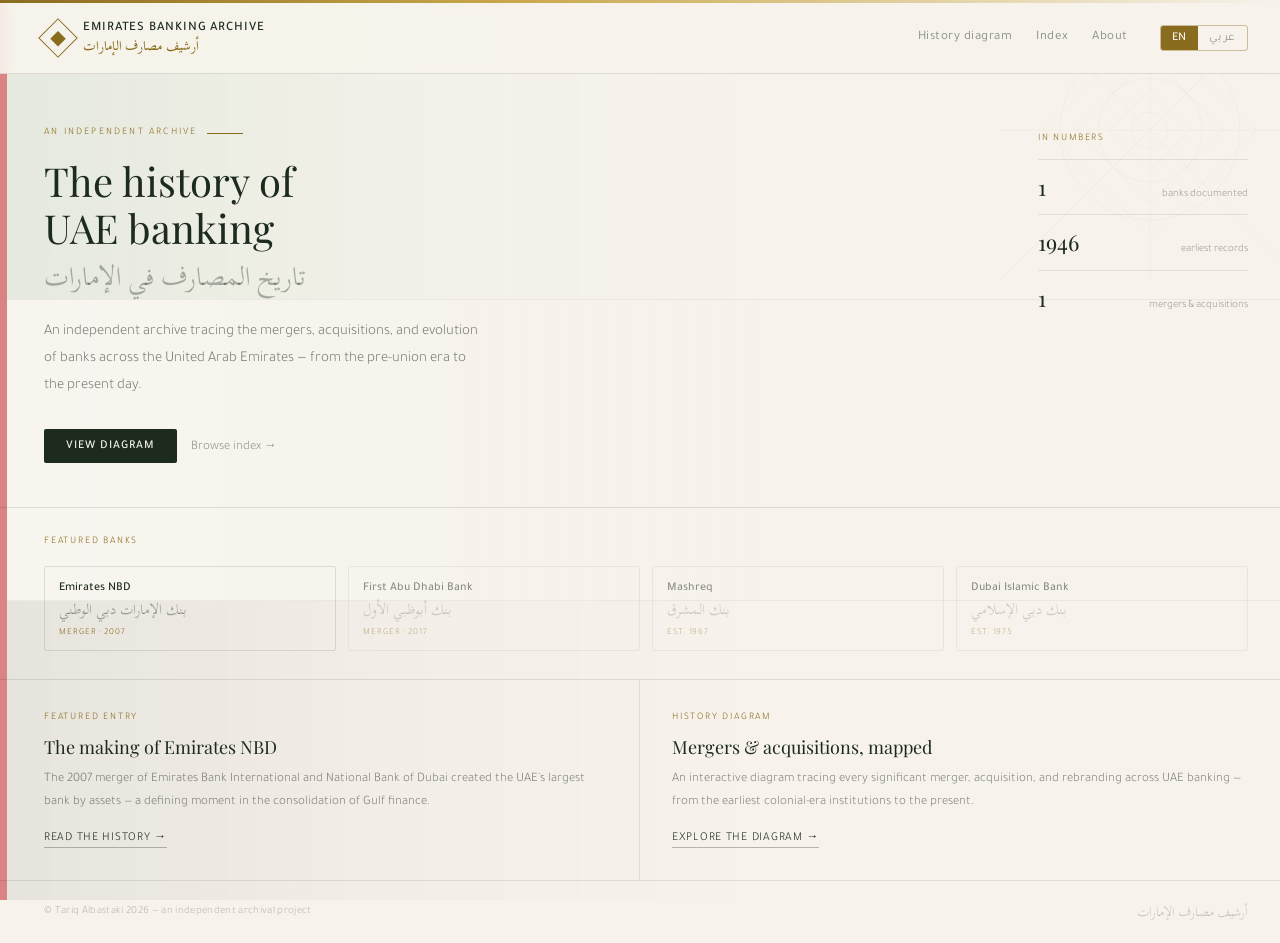
<file: index.html>
<!DOCTYPE html>
<html lang="en" dir="ltr">
<head>
  <meta charset="UTF-8">
  <meta name="viewport" content="width=device-width, initial-scale=1.0">
  <title>Emirates Banking Archive — أرشيف مصارف الإمارات</title>
  <link rel="preconnect" href="https://fonts.googleapis.com">
  <link rel="preconnect" href="https://fonts.gstatic.com" crossorigin>
  <link href="https://fonts.googleapis.com/css2?family=Scheherazade+New:wght@400;700&family=Playfair+Display:ital,wght@0,400;0,600;1,400&family=Tajawal:wght@300;400;500&display=swap" rel="stylesheet">
  <link rel="stylesheet" href="style.css">
</head>
<body>

  <div class="flag-motif" aria-hidden="true">
    <div class="flag-red"></div>
    <div class="flag-stripes">
      <div class="stripe-green"></div>
      <div class="stripe-white"></div>
      <div class="stripe-black"></div>
    </div>
  </div>

  <div class="gold-bar" aria-hidden="true"></div>

  <svg class="geo-bg" aria-hidden="true" viewBox="0 0 300 300" fill="none" xmlns="http://www.w3.org/2000/svg">
    <g stroke="#8a6c1e" stroke-width="0.8">
      <rect x="75" y="75" width="150" height="150" transform="rotate(45 150 150)"/>
      <rect x="98" y="98" width="104" height="104" transform="rotate(45 150 150)"/>
      <rect x="121" y="121" width="58" height="58" transform="rotate(45 150 150)"/>
      <line x1="150" y1="0" x2="150" y2="300"/>
      <line x1="0" y1="150" x2="300" y2="150"/>
      <line x1="0" y1="0" x2="300" y2="300"/>
      <line x1="300" y1="0" x2="0" y2="300"/>
      <circle cx="150" cy="150" r="90"/>
      <circle cx="150" cy="150" r="52"/>
      <circle cx="150" cy="150" r="18"/>
    </g>
  </svg>

  <nav class="nav">
    <a href="index.html" class="logo-wrap">
      <div class="logo-diamond" aria-hidden="true"><div class="logo-diamond-inner"></div></div>
      <div class="logo-text">
        <span class="logo-en" data-en="Emirates Banking Archive" data-ar="أرشيف مصارف الإمارات">Emirates Banking Archive</span>
        <span class="logo-sub" data-en="أرشيف مصارف الإمارات" data-ar="Emirates Banking Archive">أرشيف مصارف الإمارات</span>
      </div>
    </a>
    <div class="nav-links">
      <a class="nav-link" href="diagram.html" data-en="History diagram" data-ar="مخطط التاريخ">History diagram</a>
      <a class="nav-link" href="institutions.html" data-en="Index" data-ar="الفهرس">Index</a>
      <a class="nav-link" href="about.html" data-en="About" data-ar="عن الموقع">About</a>
      <div class="lang-toggle" role="group" aria-label="Language">
        <button class="lang-btn active" id="btn-en" onclick="setLang('en')" aria-pressed="true">EN</button>
        <button class="lang-btn" id="btn-ar" onclick="setLang('ar')" aria-pressed="false">عربي</button>
      </div>
    </div>
  </nav>

  <section class="hero">
    <div class="hero-main">
      <div class="hero-eyebrow" data-en="An independent archive" data-ar="أرشيف مستقل">An independent archive</div>
      <h1 class="hero-title" data-en="The history of<br>UAE banking" data-ar="تاريخ المصارف<br>في الإمارات العربية المتحدة">The history of<br>UAE banking</h1>
      <span class="hero-title-ar" data-en="تاريخ المصارف في الإمارات" data-ar="The history of UAE banking">تاريخ المصارف في الإمارات</span>
      <p class="hero-body" data-en="An independent archive tracing the mergers, acquisitions, and evolution of banks across the United Arab Emirates — from the pre-union era to the present day." data-ar="أرشيف مستقل يتتبع عمليات الاندماج والاستحواذ وتطور المصارف في الإمارات العربية المتحدة — من مرحلة ما قبل الاتحاد حتى يومنا هذا.">An independent archive tracing the mergers, acquisitions, and evolution of banks across the United Arab Emirates — from the pre-union era to the present day.</p>
      <div class="hero-ctas">
        <a href="diagram.html" class="cta-primary" data-en="View diagram" data-ar="عرض المخطط">View diagram</a>
        <a href="institutions.html" class="cta-secondary" data-en="Browse index →" data-ar="تصفح الفهرس ←">Browse index →</a>
      </div>
    </div>
    <aside class="hero-aside">
      <div class="aside-label" data-en="In numbers" data-ar="بالأرقام">In numbers</div>
      <div class="stat-row">
        <span class="stat-num">1</span>
        <span class="stat-lbl" data-en="banks documented" data-ar="مصرف موثق">banks documented</span>
      </div>
      <div class="stat-row">
        <span class="stat-num">1946</span>
        <span class="stat-lbl" data-en="earliest records" data-ar="أقدم السجلات">earliest records</span>
      </div>
      <div class="stat-row">
        <span class="stat-num">1</span>
        <span class="stat-lbl" data-en="mergers &amp; acquisitions" data-ar="عملية اندماج واستحواذ">mergers &amp; acquisitions</span>
      </div>
    </aside>
  </section>

  <section class="featured-banks" id="banks">
    <div class="fb-label" data-en="Featured banks" data-ar="مصارف مميزة">Featured banks</div>
    <div class="fb-grid">
      <a href="banks/emirates-nbd.html" class="fb-card">
        <div class="fb-en">Emirates NBD</div>
        <div class="fb-ar">بنك الإمارات دبي الوطني</div>
        <div class="fb-tag" data-en="Merger · 2007" data-ar="اندماج · 2007">Merger · 2007</div>
      </a>
      <a href="#" class="fb-card fb-coming-soon">
        <div class="fb-en">First Abu Dhabi Bank</div>
        <div class="fb-ar">بنك أبوظبي الأول</div>
        <div class="fb-tag" data-en="Merger · 2017" data-ar="اندماج · 2017">Merger · 2017</div>
      </a>
      <a href="#" class="fb-card fb-coming-soon">
        <div class="fb-en">Mashreq</div>
        <div class="fb-ar">بنك المشرق</div>
        <div class="fb-tag" data-en="Est. 1967" data-ar="تأسس عام 1967">Est. 1967</div>
      </a>
      <a href="#" class="fb-card fb-coming-soon">
        <div class="fb-en">Dubai Islamic Bank</div>
        <div class="fb-ar">بنك دبي الإسلامي</div>
        <div class="fb-tag" data-en="Est. 1975" data-ar="تأسس عام 1975">Est. 1975</div>
      </a>
    </div>
  </section>

  <div class="section-row">
    <div class="section-cell">
      <div class="sc-label" data-en="Featured entry" data-ar="مدخل مميز">Featured entry</div>
      <div class="sc-title" data-en="The making of Emirates NBD" data-ar="نشأة بنك الإمارات دبي الوطني">The making of Emirates NBD</div>
      <p class="sc-body" data-en="The 2007 merger of Emirates Bank International and National Bank of Dubai created the UAE's largest bank by assets — a defining moment in the consolidation of Gulf finance." data-ar="أدى اندماج بنك الإمارات الدولي مع بنك دبي الوطني عام 2007 إلى تأسيس أكبر مصرف في الإمارات من حيث الأصول — لحظة فارقة في مسيرة توطيد القطاع المالي الخليجي.">The 2007 merger of Emirates Bank International and National Bank of Dubai created the UAE's largest bank by assets — a defining moment in the consolidation of Gulf finance.</p>
      <a href="banks/emirates-nbd.html" class="sc-link" data-en="Read the history →" data-ar="اقرأ التاريخ ←">Read the history →</a>
    </div>
    <div class="section-cell">
      <div class="sc-label" data-en="History diagram" data-ar="مخطط التاريخ">History diagram</div>
      <div class="sc-title" data-en="Mergers &amp; acquisitions, mapped" data-ar="خارطة الاندماجات والاستحواذات">Mergers &amp; acquisitions, mapped</div>
      <p class="sc-body" data-en="An interactive diagram tracing every significant merger, acquisition, and rebranding across UAE banking — from the earliest colonial-era institutions to the present." data-ar="مخطط تفاعلي يتتبع كل عمليات الاندماج والاستحواذ وإعادة العلامات التجارية في القطاع المصرفي الإماراتي — من أقدم المؤسسات إلى يومنا هذا.">An interactive diagram tracing every significant merger, acquisition, and rebranding across UAE banking — from the earliest colonial-era institutions to the present.</p>
      <a href="diagram.html" class="sc-link" data-en="Explore the diagram →" data-ar="استكشف المخطط ←">Explore the diagram →</a>
    </div>
  </div>

  <footer class="footer">
    <span class="footer-copy">© Tariq Albastaki 2026 — <span data-en="an independent archival project" data-ar="مشروع أرشيفي مستقل">an independent archival project</span></span>
    <span class="footer-ar">أرشيف مصارف الإمارات</span>
  </footer>

  <script src="lang.js"></script>
</body>
</html>
</file>
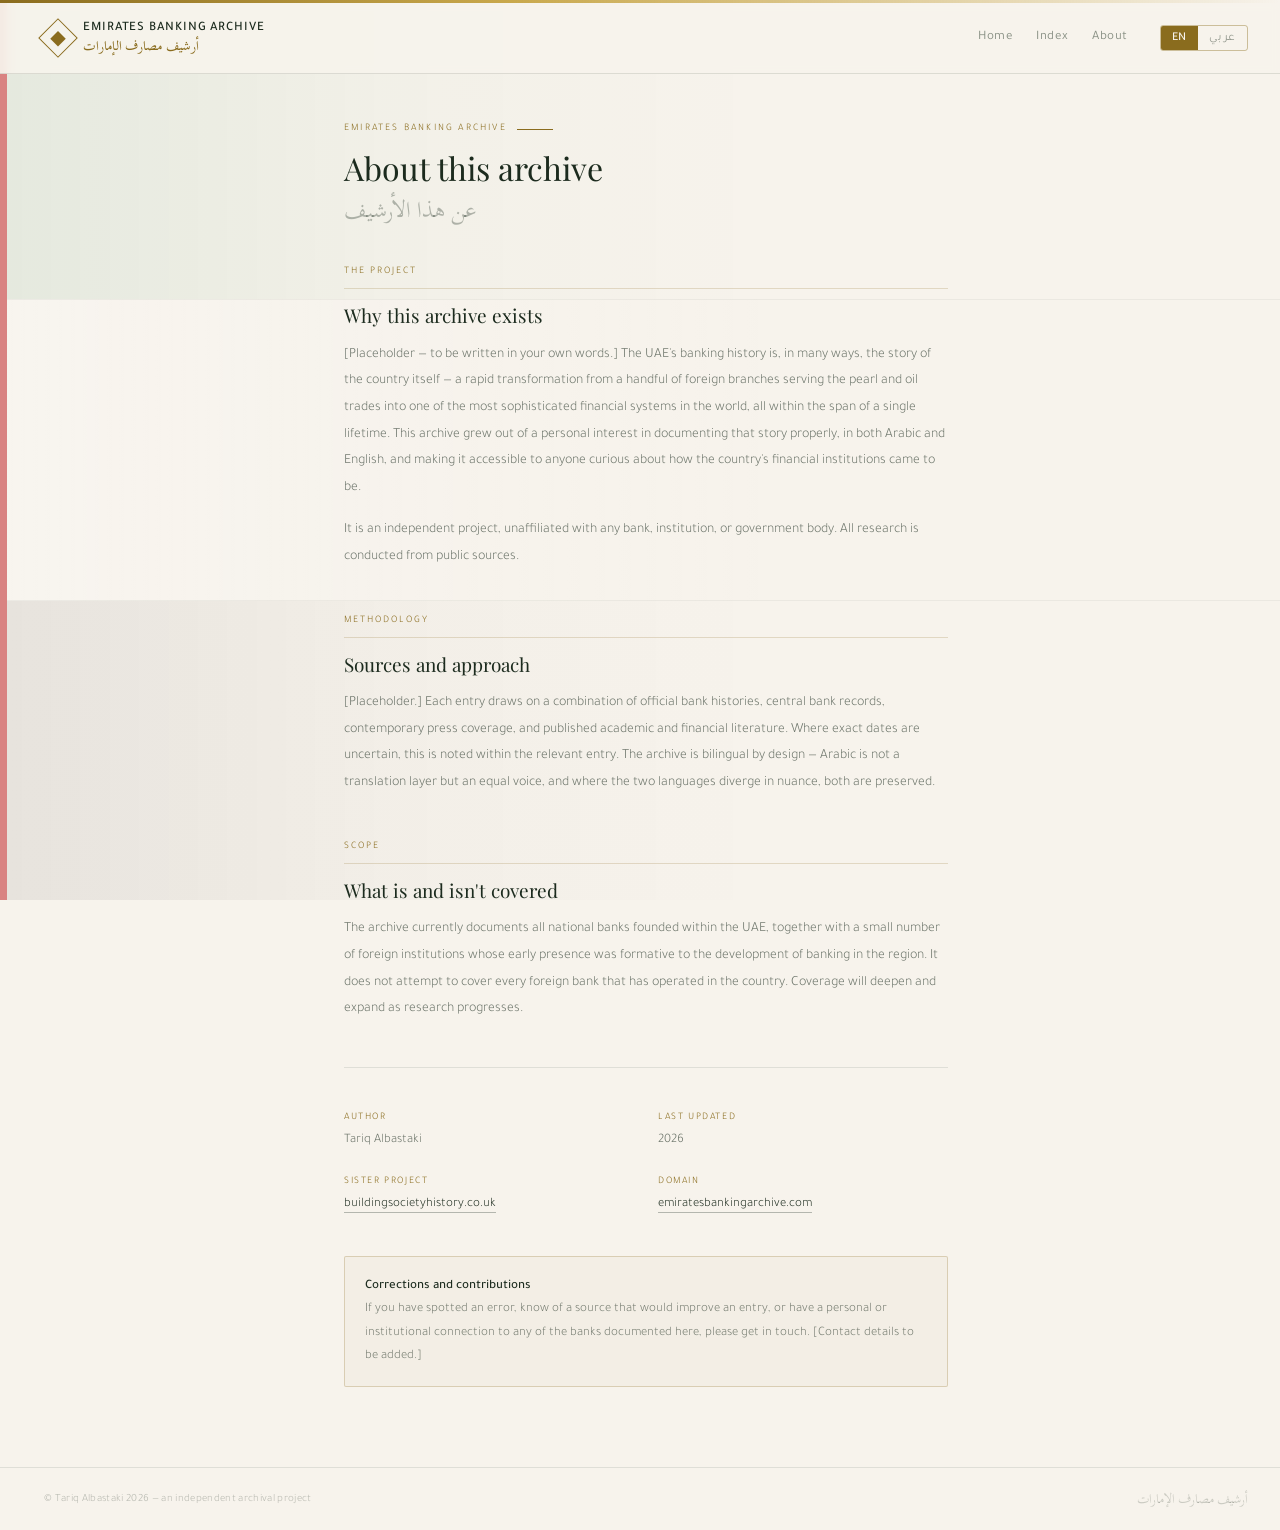
<file: about.html>
<!DOCTYPE html>
<html lang="en" dir="ltr">
<head>
  <meta charset="UTF-8">
  <meta name="viewport" content="width=device-width, initial-scale=1.0">
  <title>About — Emirates Banking Archive</title>
  <link rel="preconnect" href="https://fonts.googleapis.com">
  <link rel="preconnect" href="https://fonts.gstatic.com" crossorigin>
  <link href="https://fonts.googleapis.com/css2?family=Scheherazade+New:wght@400;700&family=Playfair+Display:ital,wght@0,400;0,600;1,400&family=Tajawal:wght@300;400;500&display=swap" rel="stylesheet">
  <link rel="stylesheet" href="style.css">
  <style>
    .about-wrap {
      max-width: 680px;
      margin: 0 auto;
      padding: 52px 32px 80px 44px;
      position: relative;
      z-index: 1;
    }

    .about-eyebrow {
      font-size: 10px; letter-spacing: 0.22em; color: var(--gold);
      text-transform: uppercase; margin-bottom: 14px;
      display: flex; align-items: center; gap: 10px;
    }
    .about-eyebrow::after {
      content: ''; display: block; width: 36px; height: 0.5px; background: var(--gold);
    }
    html[dir="rtl"] .about-eyebrow { flex-direction: row-reverse; }
    html[dir="rtl"] .about-eyebrow::after { display: none; }

    .about-title {
      font-family: 'Playfair Display', serif;
      font-size: 32px; font-weight: 400; color: var(--ink);
      margin: 0 0 6px; line-height: 1.2;
    }
    html[dir="rtl"] .about-title { font-family: 'Scheherazade New', serif; font-size: 28px; }

    .about-title-ar {
      font-family: 'Scheherazade New', serif;
      font-size: 22px; color: rgba(28,43,30,0.32);
      display: block; margin-bottom: 40px; line-height: 1.5;
    }
    html[dir="rtl"] .about-title-ar {
      font-family: 'Playfair Display', serif; font-size: 16px; font-style: italic;
    }

    .about-section { margin-bottom: 44px; }

    .about-section-label {
      font-size: 10px; letter-spacing: 0.2em; color: var(--gold);
      text-transform: uppercase; margin-bottom: 14px;
      padding-bottom: 10px;
      border-bottom: 0.5px solid rgba(138,108,30,0.2);
    }

    .about-section-title {
      font-family: 'Playfair Display', serif;
      font-size: 19px; font-weight: 400; color: var(--ink);
      margin: 0 0 14px; line-height: 1.3;
    }
    html[dir="rtl"] .about-section-title { font-family: 'Scheherazade New', serif; font-size: 21px; }

    .about-body {
      font-size: 14px; line-height: 1.9;
      color: rgba(28,43,30,0.65); font-weight: 300;
      margin-bottom: 16px;
    }
    .about-body strong { font-weight: 500; color: var(--ink); }

    .about-divider {
      border: none;
      border-top: 0.5px solid rgba(28,43,30,0.1);
      margin: 44px 0;
    }

    .about-meta {
      display: grid;
      grid-template-columns: 1fr 1fr;
      gap: 24px;
      margin-top: 32px;
    }
    .meta-block { }
    .meta-label {
      font-size: 10px; letter-spacing: 0.16em;
      color: var(--gold); text-transform: uppercase; margin-bottom: 6px;
    }
    .meta-value {
      font-size: 13px; color: rgba(28,43,30,0.65); font-weight: 300; line-height: 1.7;
    }
    .meta-value a {
      color: var(--ink); border-bottom: 0.5px solid rgba(28,43,30,0.3);
      text-decoration: none; padding-bottom: 1px;
    }
    .meta-value a:hover { color: var(--gold); border-color: var(--gold); }

    .contact-note {
      margin-top: 40px;
      padding: 18px 20px;
      border: 0.5px solid rgba(138,108,30,0.25);
      background: rgba(138,108,30,0.03);
      border-radius: 2px;
      font-size: 13px; line-height: 1.8;
      color: rgba(28,43,30,0.6); font-weight: 300;
    }
    .contact-note strong { font-weight: 500; color: var(--ink); }
  </style>
</head>
<body>

  <div class="flag-motif" aria-hidden="true">
    <div class="flag-red"></div>
    <div class="flag-stripes">
      <div class="stripe-green"></div>
      <div class="stripe-white"></div>
      <div class="stripe-black"></div>
    </div>
  </div>
  <div class="gold-bar" aria-hidden="true"></div>

  <nav class="nav">
    <a href="index.html" class="logo-wrap">
      <div class="logo-diamond" aria-hidden="true"><div class="logo-diamond-inner"></div></div>
      <div class="logo-text">
        <span data-en="Emirates Banking Archive" data-ar="أرشيف مصارف الإمارات">Emirates Banking Archive</span>
        <span class="logo-sub" data-en="أرشيف مصارف الإمارات" data-ar="Emirates Banking Archive">أرشيف مصارف الإمارات</span>
      </div>
    </a>
    <div class="nav-links">
      <a class="nav-link" href="index.html" data-en="Home" data-ar="الرئيسية">Home</a>
      <a class="nav-link" href="institutions.html" data-en="Index" data-ar="الفهرس">Index</a>
      <a class="nav-link" href="about.html" data-en="About" data-ar="عن الموقع">About</a>
      <div class="lang-toggle" role="group" aria-label="Language">
        <button class="lang-btn active" id="btn-en" onclick="setLang('en')" aria-pressed="true">EN</button>
        <button class="lang-btn" id="btn-ar" onclick="setLang('ar')" aria-pressed="false">عربي</button>
      </div>
    </div>
  </nav>

  <div class="about-wrap">

    <div class="about-eyebrow" data-en="Emirates Banking Archive" data-ar="أرشيف مصارف الإمارات">Emirates Banking Archive</div>
    <h1 class="about-title" data-en="About this archive" data-ar="عن هذا الأرشيف">About this archive</h1>
    <span class="about-title-ar" data-en="عن هذا الأرشيف" data-ar="About this archive">عن هذا الأرشيف</span>

    <div class="about-section">
      <div class="about-section-label" data-en="The project" data-ar="المشروع">The project</div>
      <h2 class="about-section-title" data-en="Why this archive exists" data-ar="لماذا هذا الأرشيف">Why this archive exists</h2>
      <p class="about-body" data-en="[Placeholder — to be written in your own words.] The UAE's banking history is, in many ways, the story of the country itself — a rapid transformation from a handful of foreign branches serving the pearl and oil trades into one of the most sophisticated financial systems in the world, all within the span of a single lifetime. This archive grew out of a personal interest in documenting that story properly, in both Arabic and English, and making it accessible to anyone curious about how the country's financial institutions came to be." data-ar="[نص مؤقت — يُكتب بأسلوبك الخاص.] يعكس تاريخ المصارف في الإمارات، في كثير من وجوهه، قصة البلاد ذاتها — تحوّل سريع من حفنة من الفروع الأجنبية التي كانت تخدم تجارة اللؤلؤ والنفط، إلى واحدة من أكثر المنظومات المالية تطوراً في العالم، وكل ذلك في غضون جيل واحد. نشأ هذا الأرشيف من اهتمام شخصي بتوثيق تلك القصة توثيقاً جاداً، باللغتين العربية والإنجليزية، وإتاحتها لكل من يرغب في فهم كيف تشكّلت المؤسسات المالية في هذه البلاد.">[Placeholder — to be written in your own words.] The UAE's banking history is, in many ways, the story of the country itself — a rapid transformation from a handful of foreign branches serving the pearl and oil trades into one of the most sophisticated financial systems in the world, all within the span of a single lifetime. This archive grew out of a personal interest in documenting that story properly, in both Arabic and English, and making it accessible to anyone curious about how the country's financial institutions came to be.</p>
      <p class="about-body" data-en="It is an independent project, unaffiliated with any bank, institution, or government body. All research is conducted from public sources." data-ar="هذا مشروع مستقل، لا ينتمي إلى أي مصرف أو مؤسسة أو جهة حكومية. تستند جميع الأبحاث إلى مصادر متاحة للعموم.">It is an independent project, unaffiliated with any bank, institution, or government body. All research is conducted from public sources.</p>
    </div>

    <div class="about-section">
      <div class="about-section-label" data-en="Methodology" data-ar="المنهجية">Methodology</div>
      <h2 class="about-section-title" data-en="Sources and approach" data-ar="المصادر والمنهج">Sources and approach</h2>
      <p class="about-body" data-en="[Placeholder.] Each entry draws on a combination of official bank histories, central bank records, contemporary press coverage, and published academic and financial literature. Where exact dates are uncertain, this is noted within the relevant entry. The archive is bilingual by design — Arabic is not a translation layer but an equal voice, and where the two languages diverge in nuance, both are preserved." data-ar="[نص مؤقت.] يستند كل مدخل إلى مزيج من التواريخ الرسمية للمصارف، وسجلات المصرف المركزي، والتغطيات الصحفية المعاصرة، والأدبيات الأكاديمية والمالية المنشورة. حيثما تكون التواريخ الدقيقة غير مؤكدة، يُشار إلى ذلك في المدخل المعني. الأرشيف ثنائي اللغة بحكم تصميمه — فالعربية ليست طبقة ترجمة بل صوت مستقل بذاته، وحيثما تتباين اللغتان في الدلالة، يُحتفظ بكلتيهما.">[Placeholder.] Each entry draws on a combination of official bank histories, central bank records, contemporary press coverage, and published academic and financial literature. Where exact dates are uncertain, this is noted within the relevant entry. The archive is bilingual by design — Arabic is not a translation layer but an equal voice, and where the two languages diverge in nuance, both are preserved.</p>
    </div>

    <div class="about-section">
      <div class="about-section-label" data-en="Scope" data-ar="النطاق">Scope</div>
      <h2 class="about-section-title" data-en="What is and isn't covered" data-ar="ما يشمله الأرشيف وما لا يشمله">What is and isn't covered</h2>
      <p class="about-body" data-en="The archive currently documents all national banks founded within the UAE, together with a small number of foreign institutions whose early presence was formative to the development of banking in the region. It does not attempt to cover every foreign bank that has operated in the country. Coverage will deepen and expand as research progresses." data-ar="يوثّق الأرشيف حالياً جميع المصارف الوطنية التي تأسست داخل الإمارات، إلى جانب عدد محدود من المؤسسات الأجنبية التي كان حضورها المبكر محورياً في تطور العمل المصرفي في المنطقة. ولا يسعى الأرشيف إلى تغطية كل مصرف أجنبي عمل في البلاد. ستتعمق التغطية وتتوسع مع تقدم البحث.">The archive currently documents all national banks founded within the UAE, together with a small number of foreign institutions whose early presence was formative to the development of banking in the region. It does not attempt to cover every foreign bank that has operated in the country. Coverage will deepen and expand as research progresses.</p>
    </div>

    <hr class="about-divider">

    <div class="about-meta">
      <div class="meta-block">
        <div class="meta-label" data-en="Author" data-ar="المؤلف">Author</div>
        <div class="meta-value">Tariq Albastaki</div>
      </div>
      <div class="meta-block">
        <div class="meta-label" data-en="Last updated" data-ar="آخر تحديث">Last updated</div>
        <div class="meta-value">2026</div>
      </div>
      <div class="meta-block">
        <div class="meta-label" data-en="Sister project" data-ar="مشروع شقيق">Sister project</div>
        <div class="meta-value">
          <a href="https://buildingsocietyhistory.co.uk" target="_blank" rel="noopener">buildingsocietyhistory.co.uk</a>
        </div>
      </div>
      <div class="meta-block">
        <div class="meta-label" data-en="Domain" data-ar="الموقع">Domain</div>
        <div class="meta-value">
          <a href="https://emiratesbankingarchive.com">emiratesbankingarchive.com</a>
        </div>
      </div>
    </div>

    <div class="contact-note">
      <strong data-en="Corrections and contributions" data-ar="التصحيحات والمساهمات">Corrections and contributions</strong><br>
      <span data-en="If you have spotted an error, know of a source that would improve an entry, or have a personal or institutional connection to any of the banks documented here, please get in touch. [Contact details to be added.]" data-ar="إن لاحظت خطأً، أو تعرف مصدراً من شأنه تحسين أحد المدخلات، أو تربطك صلة شخصية أو مؤسسية بأيٍّ من المصارف الموثقة هنا، يسعدني التواصل معك. [تفاصيل التواصل ستُضاف لاحقاً.]">If you have spotted an error, know of a source that would improve an entry, or have a personal or institutional connection to any of the banks documented here, please get in touch. [Contact details to be added.]</span>
    </div>

  </div>

  <footer class="footer">
    <span class="footer-copy">© Tariq Albastaki 2026 — <span data-en="an independent archival project" data-ar="مشروع أرشيفي مستقل">an independent archival project</span></span>
    <span class="footer-ar">أرشيف مصارف الإمارات</span>
  </footer>

  <script src="lang.js"></script>
</body>
</html>
</file>
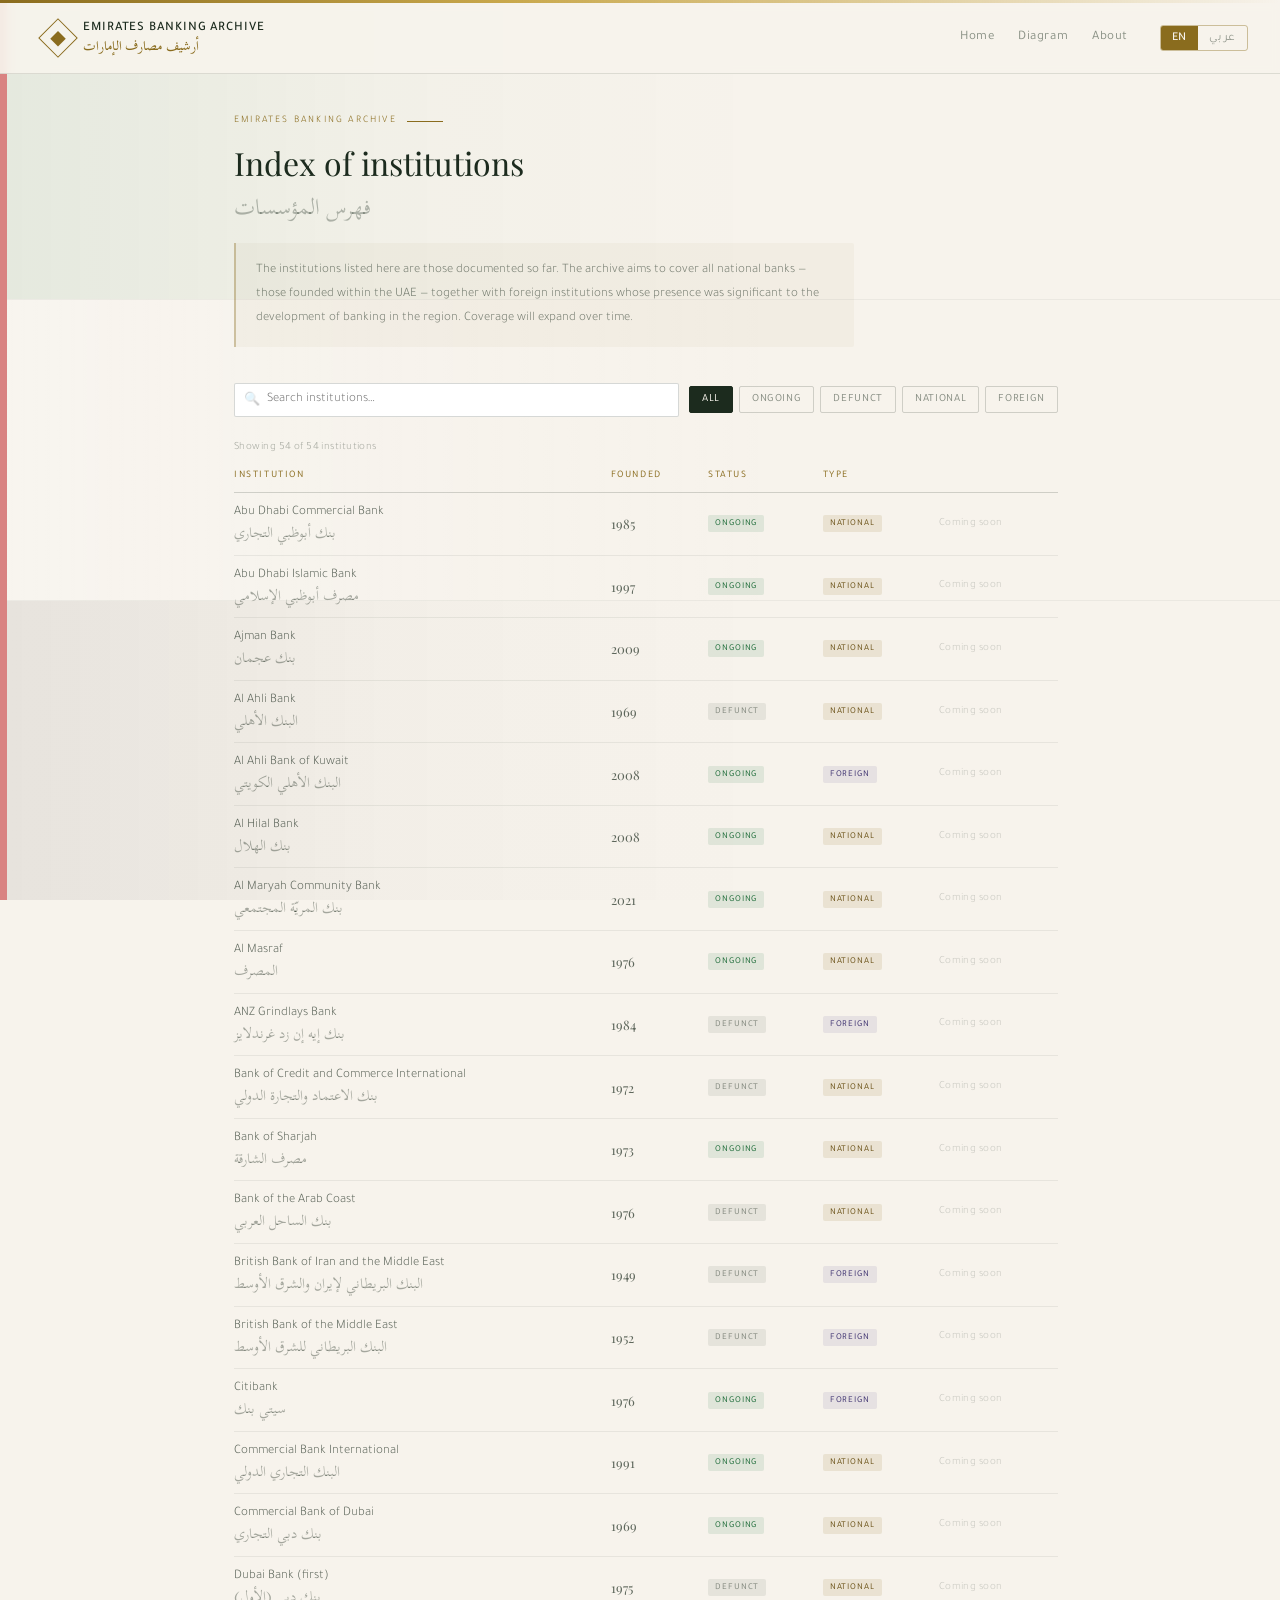
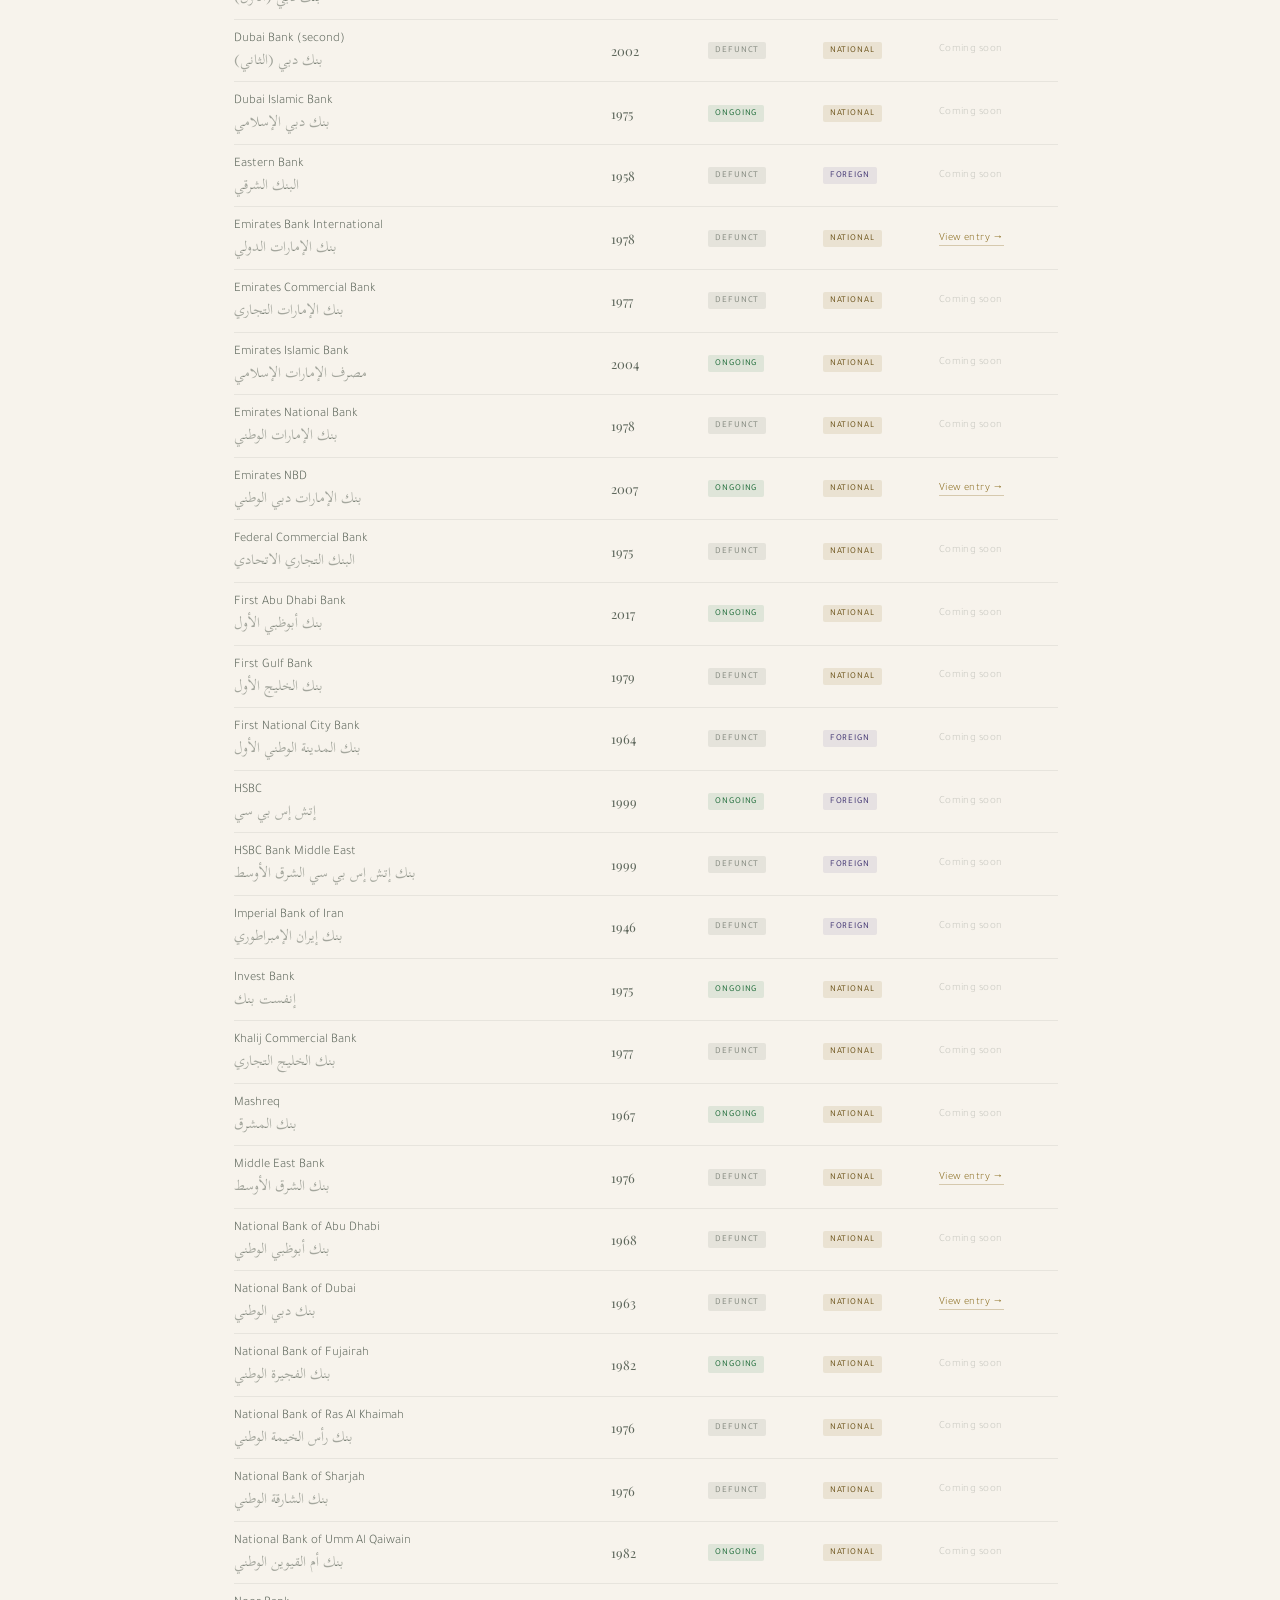
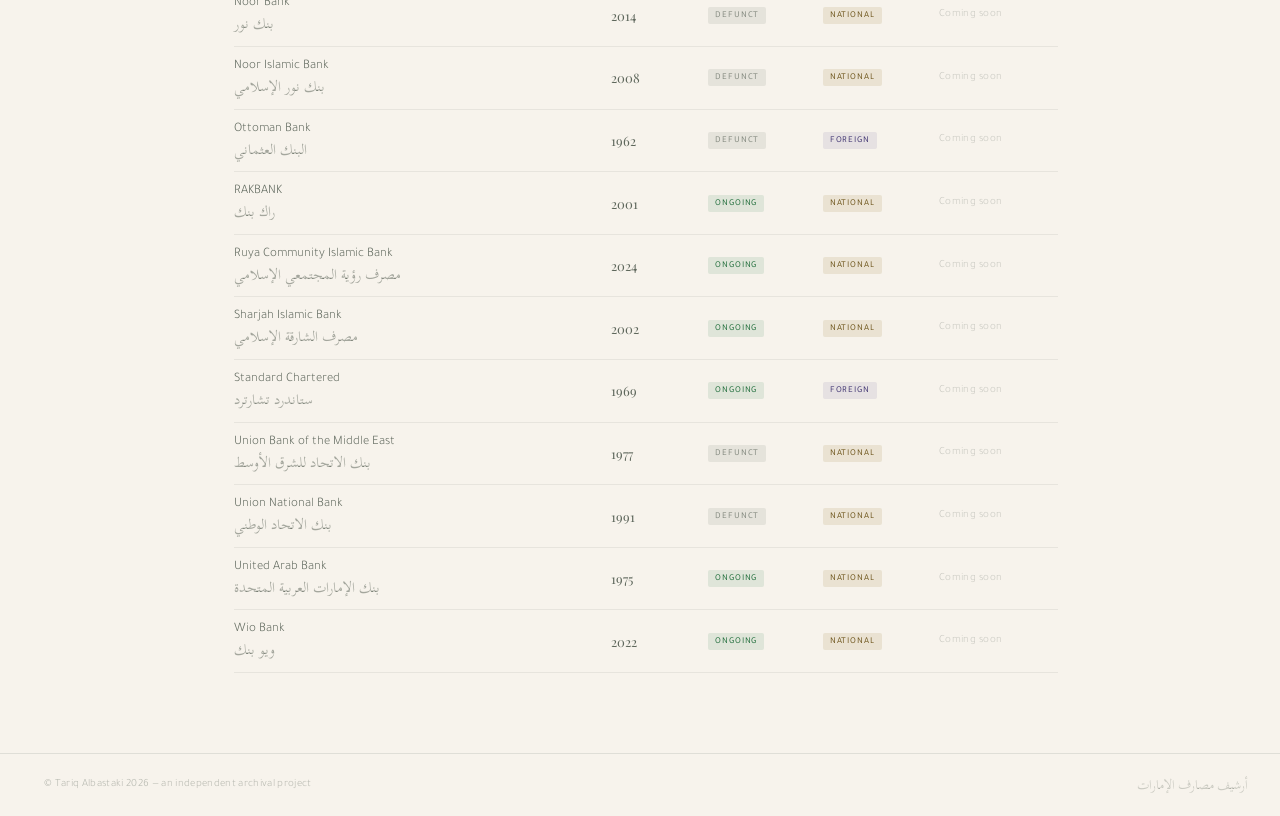
<file: institutions.html>
<!DOCTYPE html>
<html lang="en" dir="ltr">
<head>
  <meta charset="UTF-8">
  <meta name="viewport" content="width=device-width, initial-scale=1.0">
  <title>Index — Emirates Banking Archive</title>
  <link rel="preconnect" href="https://fonts.googleapis.com">
  <link rel="preconnect" href="https://fonts.gstatic.com" crossorigin>
  <link href="https://fonts.googleapis.com/css2?family=Scheherazade+New:wght@400;700&family=Playfair+Display:ital,wght@0,400;0,600;1,400&family=Tajawal:wght@300;400;500&display=swap" rel="stylesheet">
  <link rel="stylesheet" href="style.css">
  <style>
    .index-wrap {
      max-width: 900px;
      margin: 0 auto;
      padding: 44px 32px 80px 44px;
      position: relative;
      z-index: 1;
    }

    .index-header {
      margin-bottom: 36px;
    }

    .index-eyebrow {
      font-size: 10px; letter-spacing: 0.22em; color: var(--gold);
      text-transform: uppercase; margin-bottom: 14px;
      display: flex; align-items: center; gap: 10px;
    }
    .index-eyebrow::after {
      content: ''; display: block; width: 36px;
      height: 0.5px; background: var(--gold);
    }
    html[dir="rtl"] .index-eyebrow { flex-direction: row-reverse; }
    html[dir="rtl"] .index-eyebrow::after { display: none; }

    .index-title {
      font-family: 'Playfair Display', serif;
      font-size: 32px; font-weight: 400; color: var(--ink);
      margin: 0 0 6px;
    }
    html[dir="rtl"] .index-title {
      font-family: 'Scheherazade New', serif; font-size: 28px;
    }
    .index-title-ar {
      font-family: 'Scheherazade New', serif;
      font-size: 22px; color: rgba(28,43,30,0.32);
      display: block; margin-bottom: 20px; line-height: 1.5;
    }
    html[dir="rtl"] .index-title-ar {
      font-family: 'Playfair Display', serif;
      font-size: 16px; font-style: italic;
    }

    .scope-note {
      font-size: 13px; line-height: 1.85;
      color: rgba(28,43,30,0.58); font-weight: 300;
      max-width: 620px;
      padding: 16px 20px;
      border-left: 2px solid rgba(138,108,30,0.35);
      background: rgba(138,108,30,0.04);
      border-radius: 0 2px 2px 0;
      margin-bottom: 32px;
    }
    html[dir="rtl"] .scope-note {
      border-left: none;
      border-right: 2px solid rgba(138,108,30,0.35);
      border-radius: 2px 0 0 2px;
    }

    /* Controls */
    .index-controls {
      display: flex;
      align-items: center;
      gap: 10px;
      margin-bottom: 24px;
      flex-wrap: wrap;
    }

    .search-wrap {
      position: relative; flex: 1; min-width: 200px;
    }
    .search-input {
      width: 100%;
      padding: 8px 12px 8px 32px;
      font-family: 'Tajawal', sans-serif;
      font-size: 13px; font-weight: 300;
      border: 0.5px solid rgba(28,43,30,0.18);
      background: #fff;
      color: var(--ink);
      border-radius: 2px;
      outline: none;
      box-sizing: border-box;
    }
    .search-input:focus { border-color: rgba(138,108,30,0.5); }
    .search-icon {
      position: absolute; left: 10px; top: 50%;
      transform: translateY(-50%);
      font-size: 13px; color: rgba(28,43,30,0.35);
      pointer-events: none;
    }
    html[dir="rtl"] .search-input { padding: 8px 32px 8px 12px; }
    html[dir="rtl"] .search-icon { left: auto; right: 10px; }

    .filter-group {
      display: flex; gap: 6px; flex-wrap: wrap;
    }

    .filter-btn {
      padding: 6px 12px;
      font-size: 11px; letter-spacing: 0.06em;
      text-transform: uppercase;
      border: 0.5px solid rgba(28,43,30,0.18);
      background: transparent; color: rgba(28,43,30,0.5);
      cursor: pointer; border-radius: 2px;
      font-family: 'Tajawal', sans-serif;
      transition: all 0.12s;
    }
    .filter-btn:hover { border-color: rgba(138,108,30,0.4); color: var(--ink); }
    .filter-btn.active {
      background: var(--ink); color: var(--sand);
      border-color: var(--ink);
    }
    .filter-btn.active.f-ongoing { background: #1c6b38; border-color: #1c6b38; }
    .filter-btn.active.f-defunct { background: rgba(28,43,30,0.5); border-color: transparent; }
    .filter-btn.active.f-national { background: #8a6c1e; border-color: #8a6c1e; }
    .filter-btn.active.f-foreign  { background: #5a4a8a; border-color: #5a4a8a; }

    /* Count */
    .index-count {
      font-size: 11px; color: rgba(28,43,30,0.38);
      letter-spacing: 0.04em; margin-bottom: 16px;
    }

    /* Table */
    .index-table {
      width: 100%;
      border-collapse: collapse;
    }

    .index-table thead tr {
      border-bottom: 0.5px solid rgba(28,43,30,0.18);
    }

    .index-table th {
      font-size: 10px; letter-spacing: 0.16em;
      text-transform: uppercase; color: var(--gold);
      font-weight: 400; padding: 0 12px 10px 0;
      text-align: left; white-space: nowrap;
      cursor: pointer; user-select: none;
    }
    html[dir="rtl"] .index-table th { text-align: right; padding: 0 0 10px 12px; }
    .index-table th:hover { color: var(--ink); }
    .index-table th .sort-arrow { opacity: 0.4; margin-left: 4px; font-size: 9px; }
    .index-table th.sorted .sort-arrow { opacity: 1; color: var(--gold); }

    .index-table tbody tr {
      border-bottom: 0.5px solid rgba(28,43,30,0.07);
      transition: background 0.1s;
      cursor: pointer;
    }
    .index-table tbody tr:hover { background: rgba(138,108,30,0.04); }
    .index-table tbody tr.hidden { display: none; }

    .index-table td {
      padding: 12px 12px 12px 0;
      font-size: 13px; font-weight: 300;
      color: rgba(28,43,30,0.7);
      vertical-align: middle;
    }
    html[dir="rtl"] .index-table td { padding: 12px 0 12px 12px; text-align: right; }

    .td-name { font-weight: 500; color: var(--ink); }
    .td-name-ar {
      font-family: 'Scheherazade New', serif;
      font-size: 14px; color: rgba(28,43,30,0.38);
      display: block; line-height: 1.4; margin-top: 2px;
    }

    .td-year { font-family: 'Playfair Display', serif; font-size: 14px; white-space: nowrap; }

    .tag {
      display: inline-block;
      font-size: 9px; letter-spacing: 0.1em;
      text-transform: uppercase; padding: 3px 7px;
      border-radius: 2px; font-weight: 400;
      margin-right: 4px; white-space: nowrap;
    }
    .tag-ongoing  { background: rgba(28,107,56,0.1);  color: #1c6b38; }
    .tag-defunct  { background: rgba(28,43,30,0.08);  color: rgba(28,43,30,0.5); }
    .tag-national { background: rgba(138,108,30,0.12); color: #6b5218; }
    .tag-foreign  { background: rgba(90,74,138,0.1);  color: #3d3270; }

    .td-link {
      font-size: 11px; color: var(--gold);
      letter-spacing: 0.04em; text-decoration: none;
      border-bottom: 0.5px solid rgba(138,108,30,0.3);
      padding-bottom: 1px; white-space: nowrap;
    }
    .td-link:hover { color: var(--ink); border-color: var(--ink); }
    .td-link.no-page {
      color: rgba(28,43,30,0.22); border-color: transparent;
      pointer-events: none;
    }

    /* No results */
    .no-results {
      display: none; padding: 40px 0;
      font-size: 14px; color: rgba(28,43,30,0.38);
      font-style: italic; text-align: center;
    }
  </style>
</head>
<body>

  <div class="flag-motif" aria-hidden="true">
    <div class="flag-red"></div>
    <div class="flag-stripes">
      <div class="stripe-green"></div>
      <div class="stripe-white"></div>
      <div class="stripe-black"></div>
    </div>
  </div>
  <div class="gold-bar" aria-hidden="true"></div>

  <nav class="nav">
    <a href="index.html" class="logo-wrap">
      <div class="logo-diamond" aria-hidden="true"><div class="logo-diamond-inner"></div></div>
      <div class="logo-text">
        <span data-en="Emirates Banking Archive" data-ar="أرشيف مصارف الإمارات">Emirates Banking Archive</span>
        <span class="logo-sub" data-en="أرشيف مصارف الإمارات" data-ar="Emirates Banking Archive">أرشيف مصارف الإمارات</span>
      </div>
    </a>
    <div class="nav-links">
      <a class="nav-link" href="index.html" data-en="Home" data-ar="الرئيسية">Home</a>
      <a class="nav-link" href="diagram.html" data-en="Diagram" data-ar="المخطط">Diagram</a>
      <a class="nav-link" href="about.html" data-en="About" data-ar="عن الموقع">About</a>
      <div class="lang-toggle" role="group" aria-label="Language">
        <button class="lang-btn active" id="btn-en" onclick="setLang('en')" aria-pressed="true">EN</button>
        <button class="lang-btn" id="btn-ar" onclick="setLang('ar')" aria-pressed="false">عربي</button>
      </div>
    </div>
  </nav>

  <div class="index-wrap">

    <header class="index-header">
      <div class="index-eyebrow" data-en="Emirates Banking Archive" data-ar="أرشيف مصارف الإمارات">Emirates Banking Archive</div>
      <h1 class="index-title" data-en="Index of institutions" data-ar="فهرس المؤسسات">Index of institutions</h1>
      <span class="index-title-ar" data-en="فهرس المؤسسات" data-ar="Index of institutions">فهرس المؤسسات</span>
      <p class="scope-note" data-en="The institutions listed here are those documented so far. The archive aims to cover all national banks — those founded within the UAE — together with foreign institutions whose presence was significant to the development of banking in the region. Coverage will expand over time." data-ar="المؤسسات المدرجة هنا هي تلك الموثقة حتى الآن. يهدف الأرشيف إلى تغطية جميع المصارف الوطنية — تلك التي تأسست داخل الإمارات — إلى جانب المؤسسات الأجنبية التي كان حضورها مؤثراً في تطور العمل المصرفي في المنطقة. ستتوسع التغطية بمرور الوقت.">The institutions listed here are those documented so far. The archive aims to cover all national banks — those founded within the UAE — together with foreign institutions whose presence was significant to the development of banking in the region. Coverage will expand over time.</p>
    </header>

    <div class="index-controls">
      <div class="search-wrap">
        <span class="search-icon">🔍</span>
        <input class="search-input" id="search" type="text"
          placeholder="Search institutions…"
          data-en-placeholder="Search institutions…"
          data-ar-placeholder="ابحث عن مؤسسة…"
          oninput="filterTable()">
      </div>
      <div class="filter-group">
        <button class="filter-btn f-all active" data-filter="all" onclick="setFilter('all', this)" data-en="All" data-ar="الكل">All</button>
        <button class="filter-btn f-ongoing" data-filter="ongoing" onclick="setFilter('ongoing', this)" data-en="Ongoing" data-ar="قائم">Ongoing</button>
        <button class="filter-btn f-defunct" data-filter="defunct" onclick="setFilter('defunct', this)" data-en="Defunct" data-ar="منتهٍ">Defunct</button>
        <button class="filter-btn f-national" data-filter="national" onclick="setFilter('national', this)" data-en="National" data-ar="وطني">National</button>
        <button class="filter-btn f-foreign" data-filter="foreign" onclick="setFilter('foreign', this)" data-en="Foreign" data-ar="أجنبي">Foreign</button>
      </div>
    </div>

    <div class="index-count" id="index-count"></div>

    <table class="index-table" id="index-table">
      <thead>
        <tr>
          <th onclick="sortBy('name')" data-en="Institution" data-ar="المؤسسة">Institution <span class="sort-arrow">↕</span></th>
          <th onclick="sortBy('year')" data-en="Founded" data-ar="تأسست">Founded <span class="sort-arrow">↕</span></th>
          <th data-en="Status" data-ar="الحالة">Status</th>
          <th data-en="Type" data-ar="النوع">Type</th>
          <th></th>
        </tr>
      </thead>
      <tbody id="table-body">
      </tbody>
    </table>
    <div class="no-results" id="no-results" data-en="No institutions match your search." data-ar="لا توجد مؤسسات تطابق بحثك.">No institutions match your search.</div>

  </div>

  <footer class="footer">
    <span class="footer-copy">© Tariq Albastaki 2026 — <span data-en="an independent archival project" data-ar="مشروع أرشيفي مستقل">an independent archival project</span></span>
    <span class="footer-ar">أرشيف مصارف الإمارات</span>
  </footer>

  <script>
  // ── Institution data ───────────────────────────────────────────────────────
  // status: 'ongoing' | 'defunct'
  // type:   'national' | 'foreign'
  // page:   relative path or null

  const INSTITUTIONS = [
    // A
    { name: "Abu Dhabi Commercial Bank",           nameAr: "بنك أبوظبي التجاري",               year: 1985, status: "ongoing", type: "national",         note: "Formed from merger of Emirates Commercial Bank and Federal Commercial Bank", page: null },
    { name: "Abu Dhabi Islamic Bank",              nameAr: "مصرف أبوظبي الإسلامي",             year: 1997, status: "ongoing", type: "national",         note: null, page: null },
    { name: "Ajman Bank",                          nameAr: "بنك عجمان",                         year: 2009, status: "ongoing", type: "national",         note: null, page: null },
    { name: "Al Ahli Bank",                        nameAr: "البنك الأهلي",                      year: 1969, status: "defunct", type: "national",         note: "Founded in Dubai; acquired by Al Ahli Bank of Kuwait in 2008", page: null },
    { name: "Al Ahli Bank of Kuwait",              nameAr: "البنك الأهلي الكويتي",              year: 2008, status: "ongoing", type: "foreign",          note: "Acquired Al Ahli Bank (Dubai) in 2008; continues to operate in the UAE", page: null },
    { name: "Al Hilal Bank",                       nameAr: "بنك الهلال",                        year: 2008, status: "ongoing", type: "national",         note: null, page: null },
    { name: "Al Masraf",                           nameAr: "المصرف",                            year: 1976, status: "ongoing", type: "national",         note: "Originally Arab Bank for Investment and Foreign Trade", page: null },
    { name: "Al Maryah Community Bank",            nameAr: "بنك المريّة المجتمعي",              year: 2021, status: "ongoing", type: "national",         note: null, page: null },
    { name: "ANZ Grindlays Bank",                  nameAr: "بنك إيه إن زد غرندلايز",           year: 1984, status: "defunct", type: "foreign",          note: "Acquired by Standard Chartered in 2000", page: null },
    // B
    { name: "Bank of Credit and Commerce International", nameAr: "بنك الاعتماد والتجارة الدولي", year: 1972, status: "defunct", type: "national",      note: "BCCI; collapsed in 1991; re-established as Union National Bank", page: null },
    { name: "Bank of Sharjah",                     nameAr: "مصرف الشارقة",                      year: 1973, status: "ongoing", type: "national",         note: null, page: null },
    { name: "Bank of the Arab Coast",              nameAr: "بنك الساحل العربي",                 year: 1976, status: "defunct", type: "national",         note: "Re-established as Commercial Bank International in 1991", page: null },
    { name: "British Bank of Iran and the Middle East", nameAr: "البنك البريطاني لإيران والشرق الأوسط", year: 1949, status: "defunct", type: "foreign", note: "Renamed British Bank of the Middle East in 1952", page: null },
    { name: "British Bank of the Middle East",     nameAr: "البنك البريطاني للشرق الأوسط",      year: 1952, status: "defunct", type: "foreign",          note: "Acquired by HSBC in 1959; renamed HSBC Bank Middle East in 1999", page: null },
    // C
    { name: "Citibank",                            nameAr: "سيتي بنك",                          year: 1976, status: "ongoing", type: "foreign",          note: "Formerly First National City Bank", page: null },
    { name: "Commercial Bank International",       nameAr: "البنك التجاري الدولي",              year: 1991, status: "ongoing", type: "national",         note: "Re-established from Bank of the Arab Coast", page: null },
    { name: "Commercial Bank of Dubai",            nameAr: "بنك دبي التجاري",                   year: 1969, status: "ongoing", type: "national",         note: null, page: null },
    // D
    { name: "Dubai Bank (first)",                  nameAr: "بنك دبي (الأول)",                   year: 1975, status: "defunct", type: "national",         note: "Acquired by Emirates Bank International c.1980", page: null },
    { name: "Dubai Bank (second)",                 nameAr: "بنك دبي (الثاني)",                  year: 2002, status: "defunct", type: "national",         note: "Acquired by Emirates NBD in 2012", page: null },
    { name: "Dubai Islamic Bank",                  nameAr: "بنك دبي الإسلامي",                  year: 1975, status: "ongoing", type: "national",         note: "Acquired Noor Bank in 2020", page: null },
    // E
    { name: "Eastern Bank",                        nameAr: "البنك الشرقي",                      year: 1958, status: "defunct", type: "foreign",          note: "Part of Chartered Bank Group; merged to form Standard Chartered in 1969", page: null },
    { name: "Emirates Bank International",         nameAr: "بنك الإمارات الدولي",               year: 1978, status: "defunct", type: "national",         note: "Merged with National Bank of Dubai to form Emirates NBD in 2007", page: "banks/emirates-nbd.html" },
    { name: "Emirates Commercial Bank",            nameAr: "بنك الإمارات التجاري",              year: 1977, status: "defunct", type: "national",         note: "Merged to form Abu Dhabi Commercial Bank in 1985", page: null },
    { name: "Emirates Islamic Bank",               nameAr: "مصرف الإمارات الإسلامي",            year: 2004, status: "ongoing", type: "national",         note: "Re-established from Middle East Bank", page: null },
    { name: "Emirates National Bank",              nameAr: "بنك الإمارات الوطني",               year: 1978, status: "defunct", type: "national",         note: "Acquired by Emirates Bank International c.1980", page: null },
    { name: "Emirates NBD",                        nameAr: "بنك الإمارات دبي الوطني",           year: 2007, status: "ongoing", type: "national",         note: "Formed from merger of Emirates Bank International and National Bank of Dubai", page: "banks/emirates-nbd.html" },
    // F
    { name: "Federal Commercial Bank",             nameAr: "البنك التجاري الاتحادي",            year: 1975, status: "defunct", type: "national",         note: "Merged to form Abu Dhabi Commercial Bank in 1985", page: null },
    { name: "First Abu Dhabi Bank",                nameAr: "بنك أبوظبي الأول",                  year: 2017, status: "ongoing", type: "national",         note: "Formed from merger of National Bank of Abu Dhabi and First Gulf Bank", page: null },
    { name: "First Gulf Bank",                     nameAr: "بنك الخليج الأول",                  year: 1979, status: "defunct", type: "national",         note: "Re-established from Ajman Arab Bank; merged to form First Abu Dhabi Bank in 2017", page: null },
    { name: "First National City Bank",            nameAr: "بنك المدينة الوطني الأول",          year: 1964, status: "defunct", type: "foreign",          note: "Renamed Citibank in 1976", page: null },
    // H
    { name: "HSBC",                                nameAr: "إتش إس بي سي",                     year: 1999, status: "ongoing", type: "foreign",          note: "Formerly HSBC Bank Middle East; traces lineage to Imperial Bank of Iran (1946)", page: null },
    { name: "HSBC Bank Middle East",               nameAr: "بنك إتش إس بي سي الشرق الأوسط",   year: 1999, status: "defunct", type: "foreign",          note: "Renamed HSBC; previously British Bank of the Middle East", page: null },
    // I
    { name: "Imperial Bank of Iran",               nameAr: "بنك إيران الإمبراطوري",             year: 1946, status: "defunct", type: "foreign",          note: "Opened Dubai branch 1946; renamed British Bank of Iran and the Middle East in 1949", page: null },
    { name: "Invest Bank",                         nameAr: "إنفست بنك",                         year: 1975, status: "ongoing", type: "national",         note: "Originally Investment Bank for Trade and Finance; renamed 1997", page: null },
    // K
    { name: "Khalij Commercial Bank",              nameAr: "بنك الخليج التجاري",                year: 1977, status: "defunct", type: "national",         note: "Later renamed Union National Bank; acquired by ADCB in 2019", page: null },
    // M
    { name: "Mashreq",                             nameAr: "بنك المشرق",                        year: 1967, status: "ongoing", type: "national",         note: "Originally Bank of Oman; renamed Mashreq Bank in 1993", page: null },
    { name: "Middle East Bank",                    nameAr: "بنك الشرق الأوسط",                  year: 1976, status: "defunct", type: "national",         note: "Acquired by Emirates Bank International in 1991; re-established as Emirates Islamic Bank in 2004", page: "banks/emirates-nbd.html" },
    // N
    { name: "National Bank of Abu Dhabi",          nameAr: "بنك أبوظبي الوطني",                 year: 1968, status: "defunct", type: "national",         note: "Merged to form First Abu Dhabi Bank in 2017", page: null },
    { name: "National Bank of Dubai",              nameAr: "بنك دبي الوطني",                    year: 1963, status: "defunct", type: "national",         note: "Merged with Emirates Bank International to form Emirates NBD in 2007", page: "banks/emirates-nbd.html" },
    { name: "National Bank of Fujairah",           nameAr: "بنك الفجيرة الوطني",                year: 1982, status: "ongoing", type: "national",         note: null, page: null },
    { name: "National Bank of Ras Al Khaimah",     nameAr: "بنك رأس الخيمة الوطني",             year: 1976, status: "defunct", type: "national",         note: "Rebranded as RAKBANK in 2001", page: null },
    { name: "National Bank of Sharjah",            nameAr: "بنك الشارقة الوطني",                year: 1976, status: "defunct", type: "national",         note: "Re-established as Sharjah Islamic Bank in 2002", page: null },
    { name: "National Bank of Umm Al Qaiwain",     nameAr: "بنك أم القيوين الوطني",             year: 1982, status: "ongoing", type: "national",         note: null, page: null },
    { name: "Noor Bank",                           nameAr: "بنك نور",                           year: 2014, status: "defunct", type: "national",         note: "Originally Noor Islamic Bank (2008); acquired by Dubai Islamic Bank in 2020", page: null },
    { name: "Noor Islamic Bank",                   nameAr: "بنك نور الإسلامي",                  year: 2008, status: "defunct", type: "national",         note: "Renamed Noor Bank in 2014", page: null },
    // O
    { name: "Ottoman Bank",                        nameAr: "البنك العثماني",                    year: 1962, status: "defunct", type: "foreign",          note: "Opened Abu Dhabi branch 1962; acquired by National & Grindlays Bank in 1969", page: null },
    // R
    { name: "RAKBANK",                             nameAr: "راك بنك",                           year: 2001, status: "ongoing", type: "national",         note: "Formerly National Bank of Ras Al Khaimah", page: null },
    { name: "Ruya Community Islamic Bank",         nameAr: "مصرف رؤية المجتمعي الإسلامي",       year: 2024, status: "ongoing", type: "national",         note: "Established in Ajman", page: null },
    // S
    { name: "Sharjah Islamic Bank",                nameAr: "مصرف الشارقة الإسلامي",             year: 2002, status: "ongoing", type: "national",         note: "Re-established from National Bank of Sharjah", page: null },
    { name: "Standard Chartered",                  nameAr: "ستاندرد تشارترد",                   year: 1969, status: "ongoing", type: "foreign",          note: "Formed from merger of Chartered Bank and Standard Bank; also absorbed ANZ Grindlays in 2000", page: null },
    // U
    { name: "Union Bank of the Middle East",       nameAr: "بنك الاتحاد للشرق الأوسط",         year: 1977, status: "defunct", type: "national",         note: "Renamed Emirates Bank International in 1978", page: null },
    { name: "Union National Bank",                 nameAr: "بنك الاتحاد الوطني",               year: 1991, status: "defunct", type: "national",         note: "Re-established from BCCI; formerly Khalij Commercial Bank; acquired by ADCB in 2019", page: null },
    { name: "United Arab Bank",                    nameAr: "بنك الإمارات العربية المتحدة",      year: 1975, status: "ongoing", type: "national",         note: null, page: null },
    // W
    { name: "Wio Bank",                            nameAr: "ويو بنك",                           year: 2022, status: "ongoing", type: "national",         note: "Established in Abu Dhabi", page: null },
  ];

  // ── State ──────────────────────────────────────────────────────────────────
  let activeFilter = 'all';
  let sortKey = 'name';
  let sortAsc = true;
  let currentLang = 'en';

  // ── Render ─────────────────────────────────────────────────────────────────
  function tagHtml(status, type) {
    const statusTag = status === 'ongoing'
      ? `<span class="tag tag-ongoing" data-en="Ongoing" data-ar="قائم">Ongoing</span>`
      : `<span class="tag tag-defunct" data-en="Defunct" data-ar="منتهٍ">Defunct</span>`;
    let typeTag = '';
    if (type === 'national') {
      typeTag = `<span class="tag tag-national" data-en="National" data-ar="وطني">National</span>`;
    } else if (type === 'foreign') {
      typeTag = `<span class="tag tag-foreign" data-en="Foreign" data-ar="أجنبي">Foreign</span>`;
    }
    return { statusTag, typeTag };
  }

  function renderTable() {
    const tbody = document.getElementById('table-body');
    tbody.innerHTML = '';

    const sorted = [...INSTITUTIONS].sort((a, b) => {
      let va = sortKey === 'year' ? a.year : a.name.toLowerCase();
      let vb = sortKey === 'year' ? b.year : b.name.toLowerCase();
      if (va < vb) return sortAsc ? -1 : 1;
      if (va > vb) return sortAsc ? 1 : -1;
      return 0;
    });

    sorted.forEach(inst => {
      const { statusTag, typeTag } = tagHtml(inst.status, inst.type);
      const linkHtml = inst.page
        ? `<a href="${inst.page}" class="td-link" data-en="View entry →" data-ar="عرض المدخل ←">View entry →</a>`
        : `<span class="td-link no-page" data-en="Coming soon" data-ar="قريباً">Coming soon</span>`;

      const tr = document.createElement('tr');
      tr.setAttribute('data-name', inst.name.toLowerCase());
      tr.setAttribute('data-name-ar', inst.nameAr);
      tr.setAttribute('data-status', inst.status);
      tr.setAttribute('data-type', inst.type);

      tr.innerHTML = `
        <td class="td-name">
          ${inst.name}
          <span class="td-name-ar">${inst.nameAr}</span>
        </td>
        <td class="td-year">${inst.year}</td>
        <td>${statusTag}</td>
        <td>${typeTag}</td>
        <td>${linkHtml}</td>
      `;

      if (inst.page) {
        tr.style.cursor = 'pointer';
        tr.addEventListener('click', e => {
          if (!e.target.closest('a')) window.location.href = inst.page;
        });
      }

      tbody.appendChild(tr);
    });

    applyFilters();
    applyLangToRows();
  }

  function applyFilters() {
    const q = document.getElementById('search').value.toLowerCase();
    let visible = 0;
    document.querySelectorAll('#table-body tr').forEach(tr => {
      const name = tr.getAttribute('data-name') || '';
      const nameAr = tr.getAttribute('data-name-ar') || '';
      const status = tr.getAttribute('data-status');
      const type = tr.getAttribute('data-type');

      const matchSearch = !q || name.includes(q) || nameAr.includes(q);
      const matchFilter = activeFilter === 'all'
        || activeFilter === status
        || activeFilter === type;

      const show = matchSearch && matchFilter;
      tr.classList.toggle('hidden', !show);
      if (show) visible++;
    });

    const countEl = document.getElementById('index-count');
    const total = INSTITUTIONS.length;
    countEl.textContent = currentLang === 'ar'
      ? `عرض ${visible} من أصل ${total} مؤسسة`
      : `Showing ${visible} of ${total} institutions`;

    document.getElementById('no-results').style.display = visible === 0 ? 'block' : 'none';
  }

  function filterTable() { applyFilters(); }

  function setFilter(f, btn) {
    activeFilter = f;
    document.querySelectorAll('.filter-btn').forEach(b => b.classList.remove('active'));
    btn.classList.add('active');
    applyFilters();
  }

  function sortBy(key) {
    if (sortKey === key) sortAsc = !sortAsc;
    else { sortKey = key; sortAsc = key === 'name'; }
    document.querySelectorAll('.index-table th').forEach(th => th.classList.remove('sorted'));
    const ths = document.querySelectorAll('.index-table th');
    ths.forEach(th => {
      if ((key === 'name' && th.textContent.includes('Institution')) ||
          (key === 'year' && th.textContent.includes('Founded'))) {
        th.classList.add('sorted');
        th.querySelector('.sort-arrow').textContent = sortAsc ? '↑' : '↓';
      }
    });
    renderTable();
  }

  function applyLangToRows() {
    document.querySelectorAll('[data-en][data-ar]').forEach(el => {
      const val = currentLang === 'ar' ? el.getAttribute('data-ar') : el.getAttribute('data-en');
      if (val) el.textContent = val;
    });
    const searchEl = document.getElementById('search');
    searchEl.placeholder = currentLang === 'ar'
      ? searchEl.getAttribute('data-ar-placeholder')
      : searchEl.getAttribute('data-en-placeholder');
  }

  // Hook into lang.js setLang
  const _origSetLang = window.setLang;
  window.setLang = function(lang) {
    currentLang = lang;
    if (_origSetLang) _origSetLang(lang);
    applyFilters();
    applyLangToRows();
  };

  renderTable();
  </script>
  <script src="lang.js"></script>
</body>
</html>
</file>
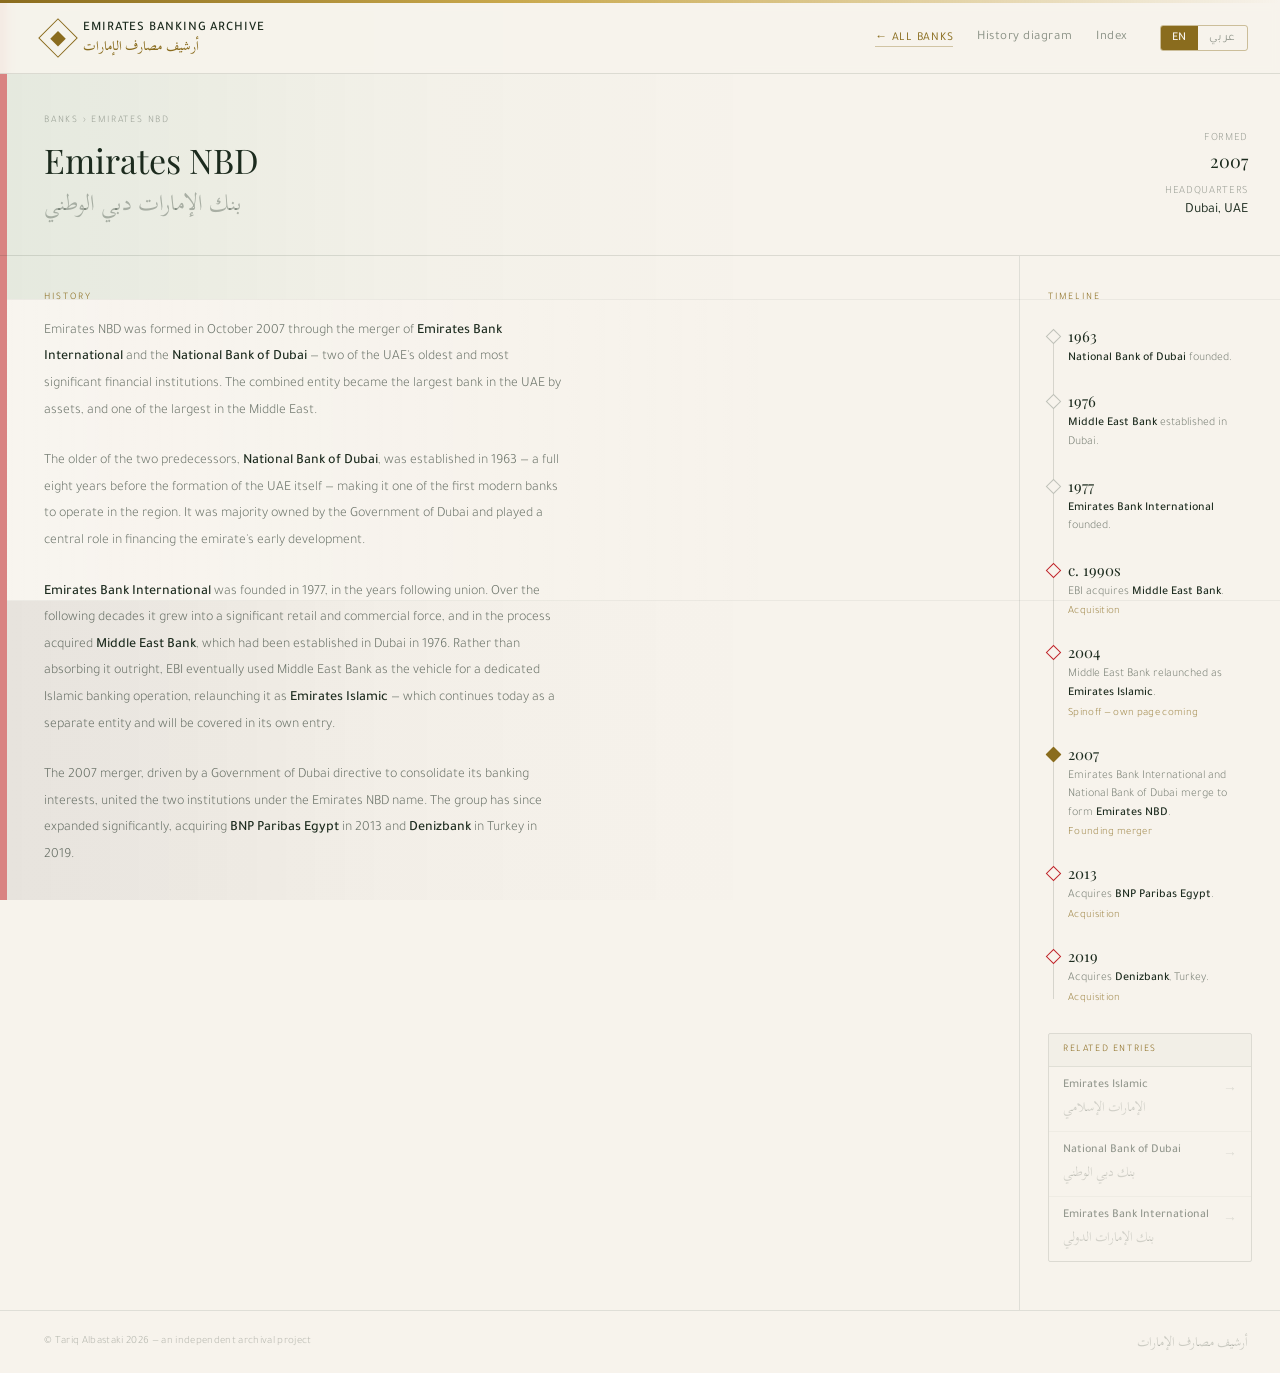
<file: banks/emirates-nbd.html>
<!DOCTYPE html>
<html lang="en" dir="ltr">
<head>
  <meta charset="UTF-8">
  <meta name="viewport" content="width=device-width, initial-scale=1.0">
  <title>Emirates NBD — Emirates Banking Archive</title>
  <link rel="preconnect" href="https://fonts.googleapis.com">
  <link rel="preconnect" href="https://fonts.gstatic.com" crossorigin>
  <link href="https://fonts.googleapis.com/css2?family=Scheherazade+New:wght@400;700&family=Playfair+Display:ital,wght@0,400;0,600;1,400&family=Tajawal:wght@300;400;500&display=swap" rel="stylesheet">
  <link rel="stylesheet" href="../style.css">
</head>
<body>

  <div class="flag-motif" aria-hidden="true">
    <div class="flag-red"></div>
    <div class="flag-stripes">
      <div class="stripe-green"></div>
      <div class="stripe-white"></div>
      <div class="stripe-black"></div>
    </div>
  </div>

  <div class="gold-bar" aria-hidden="true"></div>

  <nav class="nav">
    <a href="../index.html" class="logo-wrap">
      <div class="logo-diamond" aria-hidden="true"><div class="logo-diamond-inner"></div></div>
      <div class="logo-text">
        <span class="logo-en" data-en="Emirates Banking Archive" data-ar="أرشيف مصارف الإمارات">Emirates Banking Archive</span>
        <span class="logo-sub" data-en="أرشيف مصارف الإمارات" data-ar="Emirates Banking Archive">أرشيف مصارف الإمارات</span>
      </div>
    </a>
    <div class="nav-links">
      <a class="nav-link nav-back" href="../index.html" data-en="← All banks" data-ar="→ جميع المصارف">← All banks</a>
      <a class="nav-link" href="../diagram.html" data-en="History diagram" data-ar="مخطط التاريخ">History diagram</a>
      <a class="nav-link" href="../index.html" data-en="Index" data-ar="الفهرس">Index</a>
      <div class="lang-toggle" role="group" aria-label="Language">
        <button class="lang-btn active" id="btn-en" onclick="setLang('en')" aria-pressed="true">EN</button>
        <button class="lang-btn" id="btn-ar" onclick="setLang('ar')" aria-pressed="false">عربي</button>
      </div>
    </div>
  </nav>

  <div class="page-header">
    <div>
      <div class="breadcrumb" data-en="Banks › Emirates NBD" data-ar="المصارف › بنك الإمارات دبي الوطني">Banks › Emirates NBD</div>
      <h1 class="page-title">Emirates NBD</h1>
      <span class="page-title-ar">بنك الإمارات دبي الوطني</span>
    </div>
    <div class="page-meta">
      <div class="meta-item" data-en="Formed" data-ar="تأسس">Formed</div>
      <div class="meta-val">2007</div>
      <div class="meta-item" style="margin-top:12px;" data-en="Headquarters" data-ar="المقر الرئيسي">Headquarters</div>
      <div class="meta-val meta-val-sm" data-en="Dubai, UAE" data-ar="دبي، الإمارات">Dubai, UAE</div>
    </div>
  </div>

  <div class="body-grid">

    <div class="prose-col">
      <div class="section-label" data-en="History" data-ar="التاريخ">History</div>

      <p class="prose-body" data-en="Emirates NBD was formed in October 2007 through the merger of <strong>Emirates Bank International</strong> and the <strong>National Bank of Dubai</strong> — two of the UAE's oldest and most significant financial institutions. The combined entity became the largest bank in the UAE by assets, and one of the largest in the Middle East." data-ar="تأسس بنك الإمارات دبي الوطني في أكتوبر 2007 من خلال اندماج <strong>بنك الإمارات الدولي</strong> و<strong>بنك دبي الوطني</strong> — اثنين من أعرق وأبرز المؤسسات المالية في الإمارات. أصبح الكيان الجديد أكبر مصرف في الدولة من حيث الأصول، وأحد أكبر المصارف في منطقة الشرق الأوسط.">Emirates NBD was formed in October 2007 through the merger of <strong>Emirates Bank International</strong> and the <strong>National Bank of Dubai</strong> — two of the UAE's oldest and most significant financial institutions. The combined entity became the largest bank in the UAE by assets, and one of the largest in the Middle East.</p>

      <p class="prose-body" data-en="The older of the two predecessors, <strong>National Bank of Dubai</strong>, was established in 1963 — a full eight years before the formation of the UAE itself — making it one of the first modern banks to operate in the region. It was majority owned by the Government of Dubai and played a central role in financing the emirate's early development." data-ar="أُسِّس <strong>بنك دبي الوطني</strong>، الأقدم بين السلفين، عام 1963 — أي قبل ثماني سنوات كاملة من قيام دولة الإمارات — مما يجعله من أوائل المصارف الحديثة التي عملت في المنطقة. وكانت حكومة دبي تمتلك الحصة الأكبر فيه، وأدى دوراً محورياً في تمويل مسيرة التنمية الأولى للإمارة.">The older of the two predecessors, <strong>National Bank of Dubai</strong>, was established in 1963 — a full eight years before the formation of the UAE itself — making it one of the first modern banks to operate in the region. It was majority owned by the Government of Dubai and played a central role in financing the emirate's early development.</p>

      <p class="prose-body" data-en="<strong>Emirates Bank International</strong> was founded in 1977, in the years following union. Over the following decades it grew into a significant retail and commercial force, and in the process acquired <strong>Middle East Bank</strong>, which had been established in Dubai in 1976. Rather than absorbing it outright, EBI eventually used Middle East Bank as the vehicle for a dedicated Islamic banking operation, relaunching it as <strong>Emirates Islamic</strong> — which continues today as a separate entity and will be covered in its own entry." data-ar="تأسس <strong>بنك الإمارات الدولي</strong> عام 1977، في أعقاب قيام الاتحاد. ونما على مدى العقود التالية ليصبح قوة تجارية وتجزئة مصرفية بارزة، وفي سياق ذلك استحوذ على <strong>بنك الشرق الأوسط</strong> الذي تأسس في دبي عام 1976. وبدلاً من دمجه كلياً، اختار بنك الإمارات الدولي إعادة إطلاقه منصةً للصيرفة الإسلامية تحت مسمى <strong>الإمارات الإسلامي</strong> — الذي يواصل نشاطه حتى اليوم كيانًا مستقلاً وسيُفرد له مدخل خاص."><strong>Emirates Bank International</strong> was founded in 1977, in the years following union. Over the following decades it grew into a significant retail and commercial force, and in the process acquired <strong>Middle East Bank</strong>, which had been established in Dubai in 1976. Rather than absorbing it outright, EBI eventually used Middle East Bank as the vehicle for a dedicated Islamic banking operation, relaunching it as <strong>Emirates Islamic</strong> — which continues today as a separate entity and will be covered in its own entry.</p>

      <p class="prose-body" data-en="The 2007 merger, driven by a Government of Dubai directive to consolidate its banking interests, united the two institutions under the Emirates NBD name. The group has since expanded significantly, acquiring <strong>BNP Paribas Egypt</strong> in 2013 and <strong>Denizbank</strong> in Turkey in 2019." data-ar="جاء اندماج 2007، بتوجيه من حكومة دبي لتوحيد مصالحها المصرفية، ليجمع المؤسستين تحت مسمى بنك الإمارات دبي الوطني. ومنذ ذلك الحين توسعت المجموعة توسعاً ملحوظاً، إذ استحوذت على <strong>بي إن بي باريبا مصر</strong> عام 2013، ثم على <strong>دنيزبنك</strong> في تركيا عام 2019.">The 2007 merger, driven by a Government of Dubai directive to consolidate its banking interests, united the two institutions under the Emirates NBD name. The group has since expanded significantly, acquiring <strong>BNP Paribas Egypt</strong> in 2013 and <strong>Denizbank</strong> in Turkey in 2019.</p>
    </div>

    <aside class="timeline-col">
      <div class="tl-heading" data-en="Timeline" data-ar="الجدول الزمني">Timeline</div>
      <div class="tl">

        <div class="tl-item">
          <div class="tl-dot"></div>
          <div class="tl-year">1963</div>
          <div class="tl-event" data-en="<strong>National Bank of Dubai</strong> founded." data-ar="تأسيس <strong>بنك دبي الوطني</strong>."><strong>National Bank of Dubai</strong> founded.</div>
        </div>

        <div class="tl-item">
          <div class="tl-dot"></div>
          <div class="tl-year">1976</div>
          <div class="tl-event" data-en="<strong>Middle East Bank</strong> established in Dubai." data-ar="تأسيس <strong>بنك الشرق الأوسط</strong> في دبي."><strong>Middle East Bank</strong> established in Dubai.</div>
        </div>

        <div class="tl-item">
          <div class="tl-dot"></div>
          <div class="tl-year">1977</div>
          <div class="tl-event" data-en="<strong>Emirates Bank International</strong> founded." data-ar="تأسيس <strong>بنك الإمارات الدولي</strong>."><strong>Emirates Bank International</strong> founded.</div>
        </div>

        <div class="tl-item">
          <div class="tl-dot tl-dot--red"></div>
          <div class="tl-year" data-en="c. 1990s" data-ar="تسعينيات القرن الماضي">c. 1990s</div>
          <div class="tl-event" data-en="EBI acquires <strong>Middle East Bank</strong>." data-ar="استحواذ بنك الإمارات الدولي على <strong>بنك الشرق الأوسط</strong>.">EBI acquires <strong>Middle East Bank</strong>.</div>
          <div class="tl-sub" data-en="Acquisition" data-ar="استحواذ">Acquisition</div>
        </div>

        <div class="tl-item">
          <div class="tl-dot tl-dot--red"></div>
          <div class="tl-year">2004</div>
          <div class="tl-event" data-en="Middle East Bank relaunched as <strong>Emirates Islamic</strong>." data-ar="إعادة إطلاق بنك الشرق الأوسط باسم <strong>الإمارات الإسلامي</strong>.">Middle East Bank relaunched as <strong>Emirates Islamic</strong>.</div>
          <div class="tl-sub" data-en="Spinoff — own page coming" data-ar="شركة منبثقة — مدخل خاص قريباً">Spinoff — own page coming</div>
        </div>

        <div class="tl-item">
          <div class="tl-dot tl-dot--gold"></div>
          <div class="tl-year">2007</div>
          <div class="tl-event" data-en="Emirates Bank International and National Bank of Dubai merge to form <strong>Emirates NBD</strong>." data-ar="اندماج بنك الإمارات الدولي وبنك دبي الوطني لتأسيس <strong>بنك الإمارات دبي الوطني</strong>.">Emirates Bank International and National Bank of Dubai merge to form <strong>Emirates NBD</strong>.</div>
          <div class="tl-sub" data-en="Founding merger" data-ar="اندماج التأسيس">Founding merger</div>
        </div>

        <div class="tl-item">
          <div class="tl-dot tl-dot--red"></div>
          <div class="tl-year">2013</div>
          <div class="tl-event" data-en="Acquires <strong>BNP Paribas Egypt</strong>." data-ar="الاستحواذ على <strong>بي إن بي باريبا مصر</strong>.">Acquires <strong>BNP Paribas Egypt</strong>.</div>
          <div class="tl-sub" data-en="Acquisition" data-ar="استحواذ">Acquisition</div>
        </div>

        <div class="tl-item">
          <div class="tl-dot tl-dot--red"></div>
          <div class="tl-year">2019</div>
          <div class="tl-event" data-en="Acquires <strong>Denizbank</strong>, Turkey." data-ar="الاستحواذ على <strong>دنيزبنك</strong> في تركيا.">Acquires <strong>Denizbank</strong>, Turkey.</div>
          <div class="tl-sub" data-en="Acquisition" data-ar="استحواذ">Acquisition</div>
        </div>

      </div>

      <div class="related-box">
        <div class="related-label" data-en="Related entries" data-ar="مدخلات ذات صلة">Related entries</div>
        <a href="#" class="related-item related-item--soon">
          <span class="ri-arrow">→</span>
          <div class="ri-en">Emirates Islamic</div>
          <div class="ri-ar">الإمارات الإسلامي</div>
        </a>
        <a href="#" class="related-item related-item--soon">
          <span class="ri-arrow">→</span>
          <div class="ri-en">National Bank of Dubai</div>
          <div class="ri-ar">بنك دبي الوطني</div>
        </a>
        <a href="#" class="related-item related-item--soon">
          <span class="ri-arrow">→</span>
          <div class="ri-en">Emirates Bank International</div>
          <div class="ri-ar">بنك الإمارات الدولي</div>
        </a>
      </div>
    </aside>

  </div>

  <footer class="footer">
    <span class="footer-copy">© Tariq Albastaki 2026 — <span data-en="an independent archival project" data-ar="مشروع أرشيفي مستقل">an independent archival project</span></span>
    <span class="footer-ar">أرشيف مصارف الإمارات</span>
  </footer>

  <script src="../lang.js"></script>
</body>
</html>
</file>
<file: style.css>
/* =============================================
   UAE Bank History — style.css
   ============================================= */

*, *::before, *::after { box-sizing: border-box; margin: 0; padding: 0; }

:root {
  --sand:       #f7f3ec;
  --ink:        #1c2b1e;
  --gold:       #8a6c1e;
  --gold-light: #c9a84c;
  --red:        #c1272d;
}

html { scroll-behavior: smooth; }

body {
  background: var(--sand);
  color: var(--ink);
  font-family: 'Tajawal', sans-serif;
  font-weight: 300;
  min-height: 100vh;
  position: relative;
  overflow-x: hidden;
}

/* RTL mode */
html[dir="rtl"] body { font-family: 'Tajawal', sans-serif; }

/* ── Flag motif ── */
.flag-motif {
  position: fixed;
  top: 0; left: 0; bottom: 0; width: 100%;
  pointer-events: none;
  z-index: 0;
}
.flag-red {
  position: absolute;
  top: 0; left: 0; bottom: 0;
  width: 7px;
  background: var(--red);
  opacity: 0.55;
}
.flag-stripes {
  position: absolute;
  top: 0; left: 7px; right: 0; bottom: 0;
  display: flex; flex-direction: column;
}
.stripe-green { flex: 1; background: linear-gradient(90deg, rgba(0,115,47,0.07) 0%, rgba(0,115,47,0.02) 30%, transparent 60%); }
.stripe-white { flex: 1; background: linear-gradient(90deg, rgba(255,255,255,0.18) 0%, rgba(255,255,255,0.06) 30%, transparent 60%); border-top: 0.5px solid rgba(28,43,30,0.05); border-bottom: 0.5px solid rgba(28,43,30,0.05); }
.stripe-black { flex: 1; background: linear-gradient(90deg, rgba(28,28,28,0.07) 0%, rgba(28,28,28,0.02) 30%, transparent 60%); }

/* ── Gold top bar ── */
.gold-bar {
  position: fixed;
  top: 0; left: 0; right: 0;
  height: 3px;
  background: linear-gradient(90deg, var(--gold), var(--gold-light) 40%, transparent);
  z-index: 100;
}

/* ── Geometric background (homepage only) ── */
.geo-bg {
  position: fixed;
  top: -20px; right: -20px;
  width: 300px; height: 300px;
  opacity: 0.05;
  pointer-events: none;
  z-index: 0;
}

/* ── All content above fixed bg ── */
nav, section, div.section-row, div.featured-banks,
div.page-header, div.body-grid, footer.footer {
  position: relative;
  z-index: 1;
}

/* ── Navigation ── */
.nav {
  display: flex;
  align-items: center;
  justify-content: space-between;
  padding: 18px 32px 18px 44px;
  border-bottom: 0.5px solid rgba(28,43,30,0.12);
  background: rgba(247,243,236,0.92);
  backdrop-filter: blur(4px);
  -webkit-backdrop-filter: blur(4px);
  position: sticky;
  top: 3px;
  z-index: 50;
}

.logo-wrap {
  display: flex; align-items: center; gap: 11px;
  text-decoration: none;
}
.logo-diamond {
  width: 28px; height: 28px;
  border: 1.5px solid var(--gold);
  transform: rotate(45deg);
  display: flex; align-items: center; justify-content: center;
  flex-shrink: 0;
}
.logo-diamond-inner { width: 11px; height: 11px; background: var(--gold); }
.logo-text {
  font-size: 13px; letter-spacing: 0.07em;
  color: var(--ink); text-transform: uppercase;
  font-weight: 500; line-height: 1.3;
}
.logo-sub {
  font-family: 'Scheherazade New', serif;
  font-size: 13px; color: var(--gold);
  letter-spacing: 0.02em; display: block;
}

.nav-links { display: flex; align-items: center; gap: 24px; }
.nav-link {
  font-size: 13px; color: rgba(28,43,30,0.5);
  text-decoration: none; letter-spacing: 0.04em;
  font-weight: 400;
}
.nav-link:hover { color: var(--ink); }
.nav-back {
  font-size: 12px; color: var(--gold);
  letter-spacing: 0.06em; text-transform: uppercase;
  border-bottom: 0.5px solid rgba(138,108,30,0.35);
  padding-bottom: 1px;
}

.lang-toggle {
  display: flex;
  border: 0.5px solid rgba(138,108,30,0.4);
  border-radius: 3px; overflow: hidden; margin-left: 8px;
}
.lang-btn {
  padding: 5px 11px; font-size: 12px; cursor: pointer;
  letter-spacing: 0.06em; border: none; background: transparent;
  color: rgba(28,43,30,0.45); font-family: 'Tajawal', sans-serif;
}
.lang-btn.active { background: var(--gold); color: var(--sand); font-weight: 500; }

/* ── Homepage hero ── */
.hero {
  display: grid;
  grid-template-columns: 1fr 210px;
  gap: 32px;
  padding: 56px 32px 44px 44px;
  align-items: start;
}
.hero-eyebrow {
  font-size: 10px; letter-spacing: 0.22em;
  color: var(--gold); text-transform: uppercase;
  margin-bottom: 18px;
  display: flex; align-items: center; gap: 10px;
}
.hero-eyebrow::after {
  content: ''; display: block;
  width: 36px; height: 0.5px; background: var(--gold);
}
html[dir="rtl"] .hero-eyebrow { flex-direction: row-reverse; }
html[dir="rtl"] .hero-eyebrow::after { display: none; }
html[dir="rtl"] .hero-eyebrow::before {
  content: ''; display: block;
  width: 36px; height: 0.5px; background: var(--gold);
}

.hero-title {
  font-family: 'Playfair Display', serif;
  font-size: 40px; font-weight: 400;
  line-height: 1.18; color: var(--ink); margin: 0 0 6px;
}
html[dir="rtl"] .hero-title {
  font-family: 'Scheherazade New', serif;
  font-size: 34px;
}
.hero-title-ar {
  font-family: 'Scheherazade New', serif;
  font-size: 26px; color: rgba(28,43,30,0.35);
  margin: 0 0 22px; display: block; line-height: 1.5;
}
html[dir="rtl"] .hero-title-ar {
  font-family: 'Playfair Display', serif;
  font-size: 18px;
}

.hero-body {
  font-size: 15px; line-height: 1.8;
  color: rgba(28,43,30,0.62); font-weight: 300;
  max-width: 440px; margin-bottom: 30px;
}
.hero-ctas { display: flex; gap: 14px; align-items: center; }
.cta-primary {
  background: var(--ink); color: var(--sand);
  padding: 10px 22px; font-size: 12px; font-weight: 500;
  letter-spacing: 0.08em; text-transform: uppercase;
  border: none; cursor: pointer;
  font-family: 'Tajawal', sans-serif; border-radius: 2px;
  text-decoration: none; display: inline-block;
}
.cta-primary:hover { background: var(--gold); }
.cta-secondary {
  color: rgba(28,43,30,0.5); font-size: 13px;
  background: none; border: none;
  font-family: 'Tajawal', sans-serif;
  text-decoration: none;
}
.cta-secondary:hover { color: var(--ink); }

.hero-aside { padding-top: 6px; }
.aside-label {
  font-size: 10px; letter-spacing: 0.18em;
  color: var(--gold); text-transform: uppercase; margin-bottom: 14px;
}
.stat-row {
  border-top: 0.5px solid rgba(28,43,30,0.1);
  padding: 12px 0; display: flex;
  justify-content: space-between; align-items: baseline;
}
.stat-num { font-family: 'Playfair Display', serif; font-size: 22px; color: var(--ink); }
.stat-lbl { font-size: 11px; color: rgba(28,43,30,0.45); text-align: right; line-height: 1.4; }
html[dir="rtl"] .stat-lbl { text-align: left; }

/* ── Featured banks grid ── */
.featured-banks {
  border-top: 0.5px solid rgba(28,43,30,0.12);
  padding: 28px 32px 28px 44px;
}
.fb-label {
  font-size: 10px; letter-spacing: 0.18em;
  color: var(--gold); text-transform: uppercase; margin-bottom: 18px;
}
.fb-grid {
  display: grid;
  grid-template-columns: repeat(4, 1fr);
  gap: 12px;
}
.fb-card {
  border: 0.5px solid rgba(28,43,30,0.12);
  padding: 14px 14px 12px;
  cursor: pointer;
  border-radius: 2px;
  text-decoration: none;
  display: block;
  transition: border-color 0.15s, background 0.15s;
}
.fb-card:hover { border-color: rgba(138,108,30,0.45); background: rgba(138,108,30,0.03); }
.fb-card.fb-coming-soon { opacity: 0.5; cursor: default; }
.fb-card.fb-coming-soon:hover { border-color: rgba(28,43,30,0.12); background: transparent; }
.fb-en { font-size: 12px; font-weight: 500; color: var(--ink); margin-bottom: 3px; line-height: 1.3; }
.fb-ar { font-family: 'Scheherazade New', serif; font-size: 14px; color: rgba(28,43,30,0.38); margin-bottom: 8px; line-height: 1.4; }
.fb-tag { font-size: 9px; letter-spacing: 0.1em; color: var(--gold); text-transform: uppercase; }

/* ── Two-column content section ── */
.section-row {
  display: grid; grid-template-columns: 1fr 1fr;
  border-top: 0.5px solid rgba(28,43,30,0.12);
}
.section-cell {
  padding: 32px 32px 32px 44px;
  border-right: 0.5px solid rgba(28,43,30,0.1);
}
.section-cell:last-child { border-right: none; padding-left: 32px; }
html[dir="rtl"] .section-cell { border-right: none; border-left: 0.5px solid rgba(28,43,30,0.1); padding: 32px 44px 32px 32px; }
html[dir="rtl"] .section-cell:last-child { border-left: none; padding-right: 32px; }

.sc-label { font-size: 10px; letter-spacing: 0.18em; color: var(--gold); text-transform: uppercase; margin-bottom: 12px; }
.sc-title { font-family: 'Playfair Display', serif; font-size: 18px; font-weight: 400; color: var(--ink); margin-bottom: 8px; line-height: 1.3; }
html[dir="rtl"] .sc-title { font-family: 'Scheherazade New', serif; font-size: 20px; }
.sc-body { font-size: 13px; line-height: 1.8; color: rgba(28,43,30,0.58); font-weight: 300; }
.sc-link {
  display: inline-block; margin-top: 14px; font-size: 12px;
  color: var(--ink); letter-spacing: 0.06em; text-transform: uppercase;
  border-bottom: 0.5px solid rgba(28,43,30,0.3);
  text-decoration: none; padding-bottom: 2px;
}
.sc-link:hover { color: var(--gold); border-color: var(--gold); }

/* ── Bank page header ── */
.page-header {
  padding: 44px 32px 36px 44px;
  border-bottom: 0.5px solid rgba(28,43,30,0.12);
  display: grid;
  grid-template-columns: 1fr auto;
  align-items: end;
  gap: 24px;
}
.breadcrumb {
  font-size: 10px; letter-spacing: 0.18em;
  color: rgba(28,43,30,0.38); text-transform: uppercase; margin-bottom: 14px;
}
.page-title {
  font-family: 'Playfair Display', serif;
  font-size: 34px; font-weight: 400; line-height: 1.15; color: var(--ink); margin: 0 0 6px;
}
html[dir="rtl"] .page-title { font-family: 'Scheherazade New', serif; font-size: 30px; }
.page-title-ar {
  font-family: 'Scheherazade New', serif;
  font-size: 22px; color: rgba(28,43,30,0.32); display: block; line-height: 1.5;
}
html[dir="rtl"] .page-title-ar { font-family: 'Playfair Display', serif; font-size: 16px; font-style: italic; }
.page-meta { text-align: right; }
html[dir="rtl"] .page-meta { text-align: left; }
.meta-item { font-size: 11px; color: rgba(28,43,30,0.4); letter-spacing: 0.06em; text-transform: uppercase; margin-bottom: 4px; }
.meta-val { font-family: 'Playfair Display', serif; font-size: 18px; color: var(--ink); }
.meta-val-sm { font-family: 'Tajawal', sans-serif; font-size: 14px; font-weight: 400; }

/* ── Bank page body grid ── */
.body-grid {
  display: grid;
  grid-template-columns: 1fr 260px;
}
.prose-col {
  padding: 36px 32px 48px 44px;
  border-right: 0.5px solid rgba(28,43,30,0.1);
}
html[dir="rtl"] .prose-col { border-right: none; border-left: 0.5px solid rgba(28,43,30,0.1); padding: 36px 44px 48px 32px; }

.section-label { font-size: 10px; letter-spacing: 0.2em; color: var(--gold); text-transform: uppercase; margin-bottom: 14px; }
.prose-body {
  font-size: 14px; line-height: 1.9;
  color: rgba(28,43,30,0.65); font-weight: 300;
  margin-bottom: 24px; max-width: 520px;
}
.prose-body strong { font-weight: 500; color: var(--ink); }

/* ── Timeline ── */
.timeline-col { padding: 36px 28px 48px 28px; }
.tl-heading { font-size: 10px; letter-spacing: 0.2em; color: var(--gold); text-transform: uppercase; margin-bottom: 22px; }
.tl { position: relative; padding-left: 20px; }
.tl::before { content: ''; position: absolute; left: 5px; top: 6px; bottom: 6px; width: 0.5px; background: rgba(28,43,30,0.15); }
html[dir="rtl"] .tl { padding-left: 0; padding-right: 20px; }
html[dir="rtl"] .tl::before { left: auto; right: 5px; }

.tl-item { position: relative; margin-bottom: 24px; }
.tl-item:last-child { margin-bottom: 0; }

.tl-dot {
  position: absolute; left: -20px; top: 5px;
  width: 11px; height: 11px;
  border: 1.5px solid rgba(28,43,30,0.25);
  background: var(--sand);
  transform: rotate(45deg);
}
html[dir="rtl"] .tl-dot { left: auto; right: -20px; }
.tl-dot--gold { border-color: var(--gold); background: var(--gold); }
.tl-dot--red { border-color: var(--red); background: var(--sand); }

.tl-year { font-family: 'Playfair Display', serif; font-size: 15px; color: var(--ink); margin-bottom: 3px; }
.tl-event { font-size: 12px; color: rgba(28,43,30,0.58); line-height: 1.55; font-weight: 300; }
.tl-event strong { font-weight: 500; color: var(--ink); }
.tl-sub { font-size: 11px; color: rgba(138,108,30,0.8); margin-top: 4px; letter-spacing: 0.03em; }

/* ── Related entries box ── */
.related-box {
  margin-top: 28px;
  border: 0.5px solid rgba(28,43,30,0.12);
  border-radius: 2px; overflow: hidden;
}
.related-label {
  font-size: 10px; letter-spacing: 0.16em; color: var(--gold);
  text-transform: uppercase; padding: 10px 14px;
  border-bottom: 0.5px solid rgba(28,43,30,0.08);
  background: rgba(28,43,30,0.02);
}
.related-item {
  padding: 11px 14px;
  border-bottom: 0.5px solid rgba(28,43,30,0.07);
  text-decoration: none; display: block;
  transition: background 0.12s;
}
.related-item:last-child { border-bottom: none; }
.related-item:hover { background: rgba(138,108,30,0.04); }
.related-item--soon { opacity: 0.45; pointer-events: none; }
.ri-en { font-size: 12px; font-weight: 500; color: var(--ink); margin-bottom: 2px; }
.ri-ar { font-family: 'Scheherazade New', serif; font-size: 13px; color: rgba(28,43,30,0.38); }
.ri-arrow { float: right; font-size: 14px; color: rgba(28,43,30,0.25); margin-top: 2px; }
html[dir="rtl"] .ri-arrow { float: left; }

/* ── Footer ── */
.footer {
  padding: 18px 32px 18px 44px;
  border-top: 0.5px solid rgba(28,43,30,0.1);
  display: flex; justify-content: space-between; align-items: center;
}
.footer-copy { font-size: 11px; color: rgba(28,43,30,0.3); letter-spacing: 0.03em; font-weight: 300; }
.footer-ar {
  font-family: 'Scheherazade New', serif;
  font-size: 13px; color: rgba(28,43,30,0.2);
}

/* ── Responsive ── */
@media (max-width: 768px) {
  .nav { padding: 14px 20px 14px 28px; }
  .nav-links { gap: 14px; }
  .nav-link:not(.nav-back):not(:last-child) { display: none; }
  .hero { grid-template-columns: 1fr; padding: 36px 20px 32px 28px; }
  .hero-aside { display: none; }
  .hero-title { font-size: 30px; }
  .fb-grid { grid-template-columns: 1fr 1fr; }
  .featured-banks { padding: 24px 20px 24px 28px; }
  .section-row { grid-template-columns: 1fr; }
  .section-cell, .section-cell:last-child { padding: 24px 20px 24px 28px; border-right: none; border-top: 0.5px solid rgba(28,43,30,0.1); }
  .page-header { grid-template-columns: 1fr; padding: 28px 20px 24px 28px; }
  .page-meta { text-align: left; }
  .body-grid { grid-template-columns: 1fr; }
  .prose-col { padding: 28px 20px 32px 28px; border-right: none; border-bottom: 0.5px solid rgba(28,43,30,0.1); }
  .timeline-col { padding: 28px 20px 32px 28px; }
  .footer { padding: 16px 20px 16px 28px; }
}
</file>
